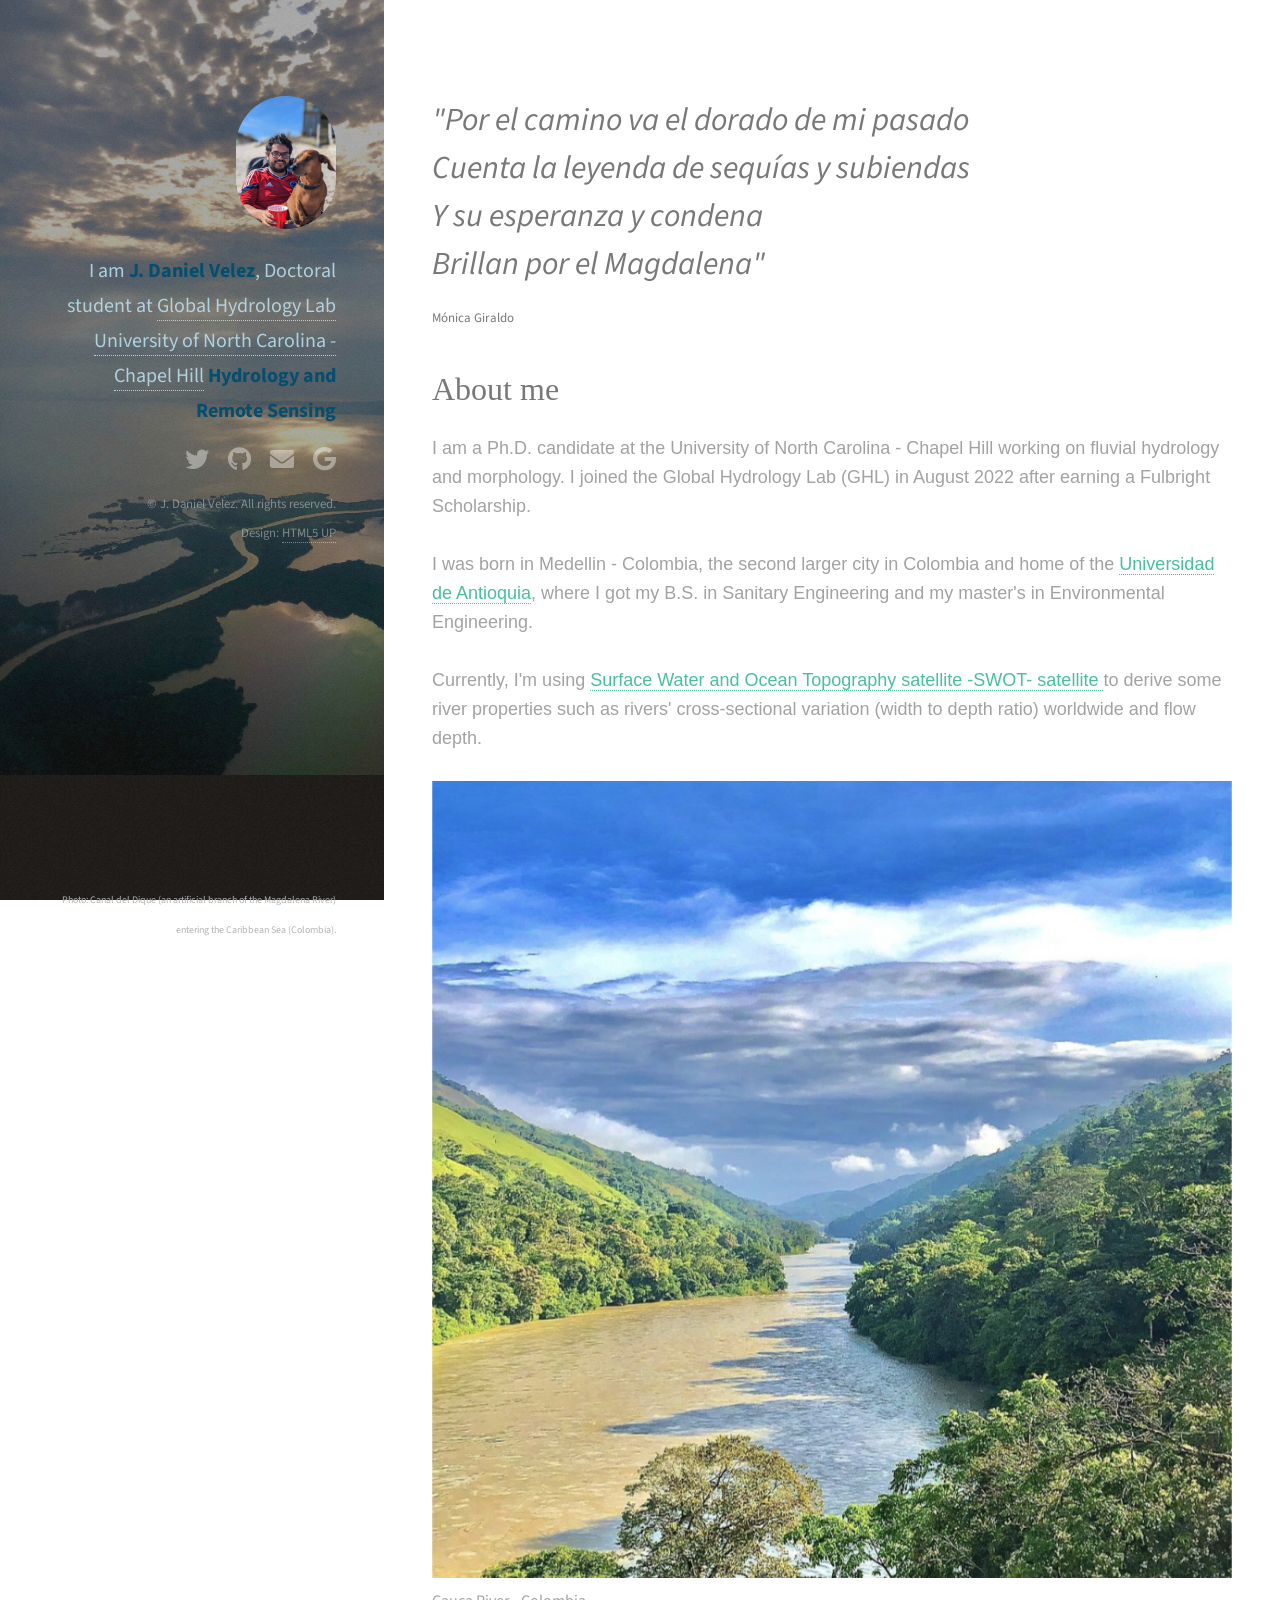
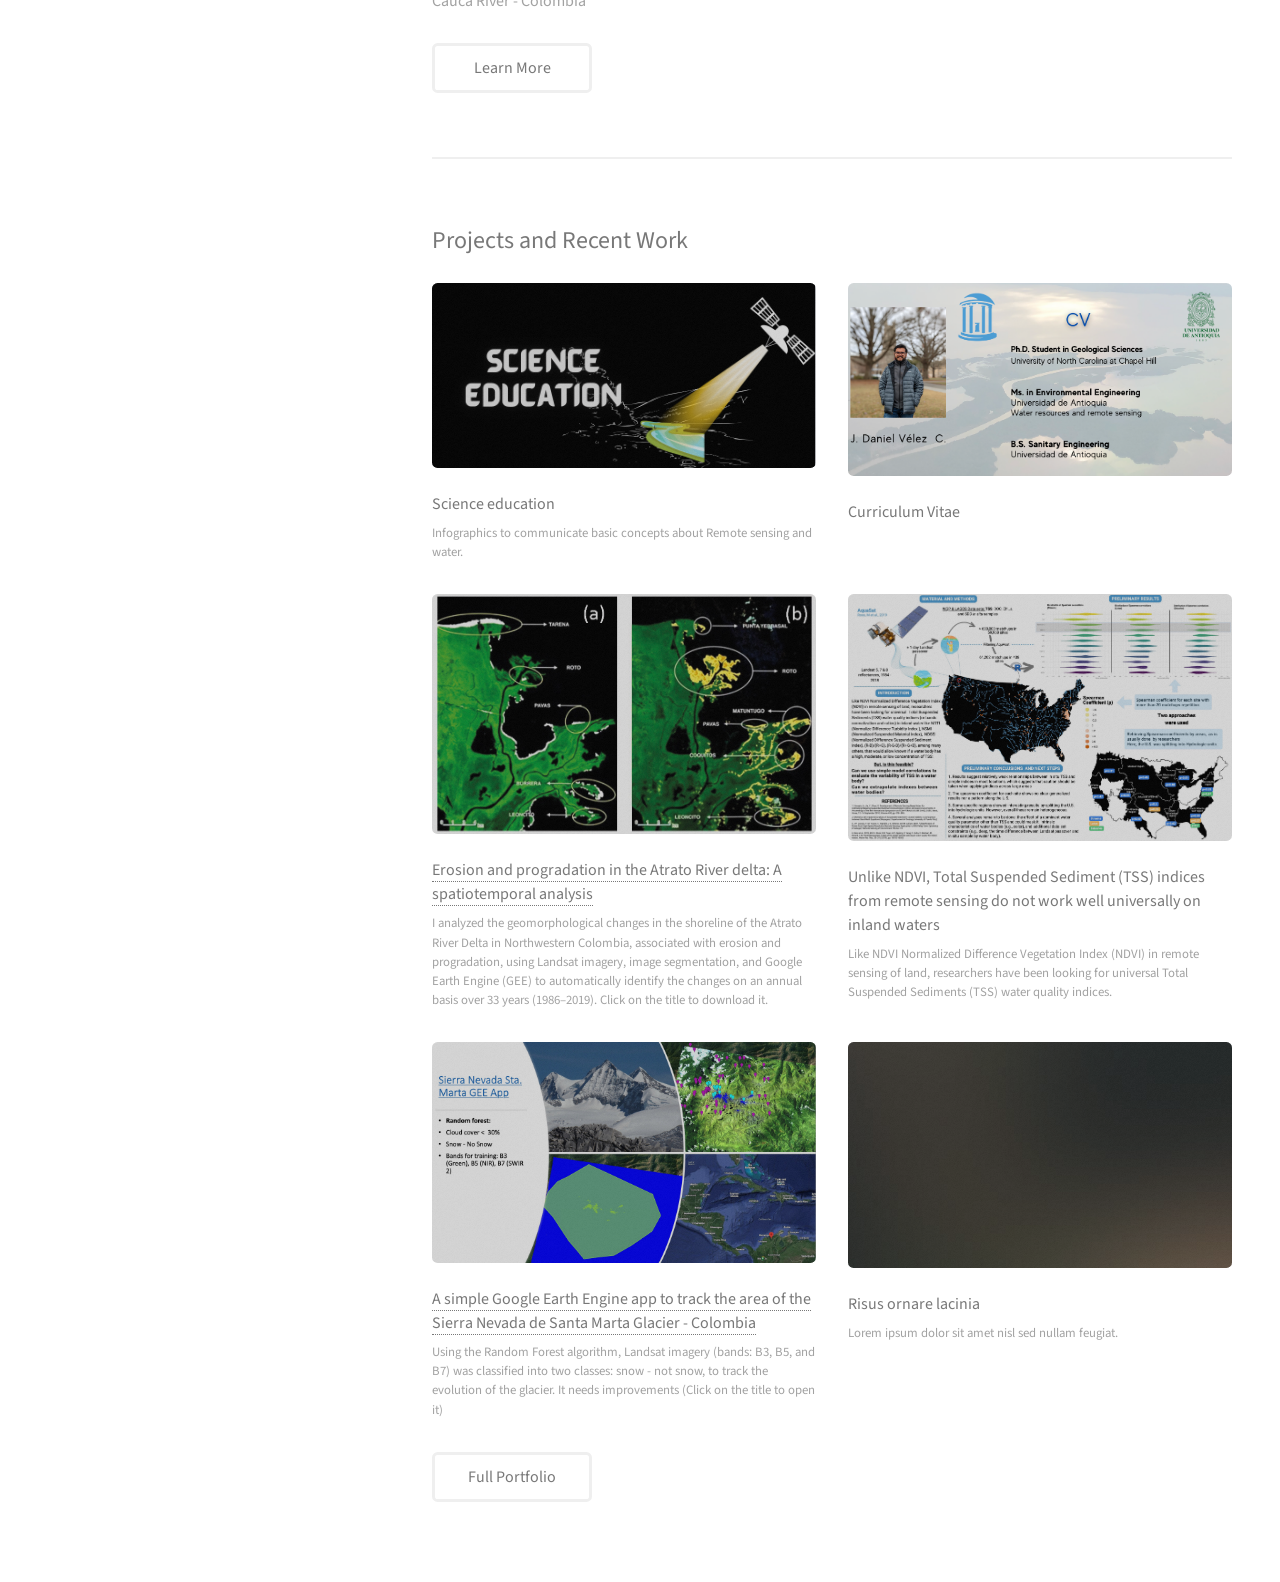
<file: index.html>
<!DOCTYPE HTML>
<!--
	Strata by HTML5 UP
	html5up.net | @ajlkn
	Free for personal and commercial use under the CCA 3.0 license (html5up.net/license)
-->
<html>
	<head>
		<title>J. Daniel Velez</title>
		<meta charset="utf-8" />
		<meta name="viewport" content="width=device-width, initial-scale=1, user-scalable=no" />
		<link rel="stylesheet" href="assets/css/main.css" />
	</head>
	<body class="is-preload">

		<!-- Header -->
			<header id="header">
				<div class="inner">
					<a href="#" class="image avatar"><img src="images/avat.jpg" alt="" /></a>
					<h1>I am <strong>J. Daniel Velez</strong>, Doctoral student at<br />
					 <a href="http://uncglobalhydrology.org/">Global Hydrology Lab</a><br />
					<a href="https://www.unc.edu/">University of North Carolina - Chapel Hill</a><br />
					<strong>Hydrology and Remote Sensing</strong></h1>
				</div>
			</header>

		<!-- Main -->
			<div id="main">

				<!-- One -->
					<section id="one">
						<header class="major">
							<h2>
								<i>
									"Por el camino va el dorado de mi pasado <br />
									Cuenta la leyenda de sequías y subiendas <br />
									Y su esperanza y condena <br />
									Brillan por el Magdalena"
								</i>
								<br />  <font size="2">Mónica Giraldo</font>
							</h2>
						</header>
						<p>
							<font face="Sans serif" size="6">
								<h3>
									About me
								</h3>
							</font>
							<font face="Helvetica" size="4">
								I am a Ph.D. candidate at the University of North Carolina - Chapel Hill working on fluvial hydrology and morphology. I joined the Global Hydrology Lab (GHL) in August 2022
								after earning a Fulbright Scholarship.<br />
								<br />
								I was born in Medellin - Colombia, the second larger city in Colombia and home
								of the <a href="http://www.udea.edu.co/">Universidad de Antioquia</a>, where I got my B.S. in Sanitary Engineering and my master's in
								Environmental Engineering.<br />
								<br />
								
								Currently, I'm using <a href="https://swot.jpl.nasa.gov/"> Surface Water
									and Ocean Topography satellite -SWOT- satellite  
								</a> to derive some river properties such as rivers' cross-sectional variation (width to depth ratio) worldwide and flow depth.
							</font>

							<br />
							<br />
							<figure>
								<img src="images/Cauca.jpg" class="w3-round" alt="Cauca" style="width:100%">
								<figcaption> Cauca River - Colombia</figcaption>
							</figure>

							<!--I
			<ul>
				<li><b>Water Quality and Remote Sensing:</b></li>
				I am trying to understand if empirical simple model correlations (like NDSSI and NSMI, among others)
				can be used to evaluate the amount of Total Suspended Sediments (TSS) in a water body and if it is
				possible to extrapolate between water bodies. Here I am using the AquaSat dataset
				<a href="https://agupubs.onlinelibrary.wiley.com/doi/full/10.1029/2019WR024883">(Ross. M et al., 2019)</a>
				to find the correlation between TSS's reflectances and in situ measurements.
				<br />
				The question is: "Do previously published simple algorithms for extracting water quality from satellite
				imagery work in a broad range of cases?".
				<br />

				<img src="images/Poster.jpg" class="w3-round" alt="TSS" style="width:100%">

				<li><b>Understanding how rivers work worldwide: Cross-sectional river hypsometry, new techniques:</b></li>
				Cross-sectional river hypsometry is the ratio of the bankfull surface width of the channel to the stage of the
				bankfull channel. Using data from the new NASA
				<a href="https://swot.jpl.nasa.gov/">
					Surface Water
					and Ocean Topography satellite -SWOT-
				</a> launched on December 2022, I want to know what are the
				cross-sectional hypsometry patterns around the world, both in rivers with a unique main channel and
				in braided rivers.
				<br />
				<br />
				This is important because: it is key to understanding the distribution of available energy within a channel;
				it is valuable for describing channel cross-section shape and predicting channel patterns (Having
				this information in reaches is useful for hydraulics modelers); it can be used to interpret shifts in
				channel stability following disturbances to channels or watersheds; the sinuosity of the rivers is
				related to the shape of the channels expressed as a cross-sectional river hypsometry; and cross-sectional
				river hypsometry determines bar formation and braiding index.
				<br />
				<br />

				<li>
					<b>
						Understanding how rivers work worldwide: How SWOT mission impact hydraulic models in
						large rivers?:
					</b>
				</li>
				Hydraulic modelers (in small companies, freelancers, and governmental agencies) face difficulty
				in getting the bathymetry of large rivers to know their hydrodynamics and their interactions with
				their surrounder. Our hypothesis is that SWOT data can help us improve those rivers' hydraulic models.


			</ul>

	</p>-->
							<br />
							<ul class="actions">
								<li><a href="#" class="button">Learn More</a></li>
							</ul>
</section>

				<!-- Two -->
				<section id="two">
					<h2>Projects and Recent Work</h2>
					<div class="row">

						<article class="col-6 col-12-xsmall work-item">
							<a href="images/fulls/WQ.gif" class="image fit thumb">
								<img src="images/thumbs/SE.jpg" alt="Water quality and remote sensing" />
							</a>
							<a href="images/fulls/SWE.gif" class="image fit thumb"></a>
							<a href="images/fulls/Precip.gif" class="image fit thumb"></a>
							<a href="images/fulls/ASO.gif" class="image fit thumb"></a>
							<h3>Science education</h3>
							<p>Infographics to communicate basic concepts about Remote sensing and water.</p>
						</article>

						<article class="col-6 col-12-xsmall work-item">
							<a href="images/fulls/CV_Jose_D.pdf" download="CV"><img src="images/thumbs/me4.jpg" alt="" class="image fit thumb" /></a>
							<h3>Curriculum Vitae</h3>
						</article>

						<article class="col-6 col-12-xsmall work-item">
							<a href="images/fulls/Atrato.jpg" class="image fit thumb"><img src="images/thumbs/Atr.jpg" alt="" /></a>
							<h3><a href="https://revistas.udea.edu.co/index.php/ingenieria/article/view/340933/20802774">Erosion and progradation in the Atrato River delta: A spatiotemporal analysis</a></h3>
							<p>I analyzed the geomorphological changes in the shoreline of the Atrato River Delta in Northwestern
							Colombia, associated with erosion and progradation, using Landsat imagery, image segmentation, and
							Google Earth Engine (GEE) to automatically identify the changes on an annual basis over 33 years
							(1986–2019). Click on the title to download it.</p>
						</article>

						<article class="col-6 col-12-xsmall work-item">
							<a href="images/fulls/Perkin.jpg" class="image fit thumb"><img src="images/thumbs/Poster.jpg" alt="" /></a>
							<h3>Unlike NDVI, Total Suspended Sediment (TSS) indices from remote sensing do not work well universally
							on inland waters</h3>
							<p>Like NDVI Normalized Difference Vegetation Index (NDVI) in remote sensing of land, researchers
							have been looking for universal Total Suspended Sediments (TSS) water quality indices.</p>
						</article>

						<article class="col-6 col-12-xsmall work-item">
							<a href="images/fulls/Sierra.jpg" class="image fit thumb"><img src="images/thumbs/Sierra.jpg" alt="" /></a>
							<h3><a href="https://ejdvc757.users.earthengine.app/view/sierra-nevada-de-santa-marta-glacier">A simple Google Earth Engine app to track the area of the Sierra Nevada de Santa Marta Glacier - Colombia</a></h3>
							<p>Using the Random Forest algorithm, Landsat imagery (bands: B3, B5, and B7) was classified into two
							classes: snow - not snow, to track the evolution of the glacier. It needs improvements
							(Click on the title to open it)</p>
						</article>

						<article class="col-6 col-12-xsmall work-item">
							<a href="images/fulls/06.jpg" class="image fit thumb"><img src="images/thumbs/06.jpg" alt="" /></a>
							<h3>Risus ornare lacinia</h3>
							<p>Lorem ipsum dolor sit amet nisl sed nullam feugiat.</p>
						</article>

					</div>
					<ul class="actions">
						<li><a href="#" class="button">Full Portfolio</a></li>
					</ul>
				</section>
				<!-- Three -->
					<!--<section id="three">
						<h2>Get In Touch</h2>
						<p>Accumsan pellentesque commodo blandit enim arcu non at amet id arcu magna. Accumsan orci faucibus id eu lorem semper nunc nisi lorem vulputate lorem neque lorem ipsum dolor.</p>
						<div class="row">
							<div class="col-8 col-12-small">
								<form method="post" action="#">
									<div class="row gtr-uniform gtr-50">
										<div class="col-6 col-12-xsmall"><input type="text" name="name" id="name" placeholder="Name" /></div>
										<div class="col-6 col-12-xsmall"><input type="email" name="email" id="email" placeholder="Email" /></div>
										<div class="col-12"><textarea name="message" id="message" placeholder="Message" rows="4"></textarea></div>
									</div>
								</form>
								<ul class="actions">
									<li><input type="submit" value="Send Message" /></li>
								</ul>
							</div>
							<div class="col-4 col-12-small">
								<ul class="labeled-icons">
									<li>
										<h3 class="icon solid fa-home"><span class="label">Address</span></h3>
										1234 Somewhere Rd.<br />
										Nashville, TN 00000<br />
										United States
									</li>
									<li>
										<h3 class="icon solid fa-mobile-alt"><span class="label">Phone</span></h3>
										000-000-0000
									</li>
									<li>
										<h3 class="icon solid fa-envelope"><span class="label">Email</span></h3>
										<a href="#">hello@untitled.tld</a>
									</li>
								</ul>
							</div>
						</div>
					</section>-->

				<!-- Four -->
				<!--
					<section id="four">
						<h2>Elements</h2>

						<section>
							<h4>Text</h4>
							<p>This is <b>bold</b> and this is <strong>strong</strong>. This is <i>italic</i> and this is <em>emphasized</em>.
							This is <sup>superscript</sup> text and this is <sub>subscript</sub> text.
							This is <u>underlined</u> and this is code: <code>for (;;) { ... }</code>. Finally, <a href="#">this is a link</a>.</p>
							<hr />
							<header>
								<h4>Heading with a Subtitle</h4>
								<p>Lorem ipsum dolor sit amet nullam id egestas urna aliquam</p>
							</header>
							<p>Nunc lacinia ante nunc ac lobortis. Interdum adipiscing gravida odio porttitor sem non mi integer non faucibus ornare mi ut ante amet placerat aliquet. Volutpat eu sed ante lacinia sapien lorem accumsan varius montes viverra nibh in adipiscing blandit tempus accumsan.</p>
							<header>
								<h5>Heading with a Subtitle</h5>
								<p>Lorem ipsum dolor sit amet nullam id egestas urna aliquam</p>
							</header>
							<p>Nunc lacinia ante nunc ac lobortis. Interdum adipiscing gravida odio porttitor sem non mi integer non faucibus ornare mi ut ante amet placerat aliquet. Volutpat eu sed ante lacinia sapien lorem accumsan varius montes viverra nibh in adipiscing blandit tempus accumsan.</p>
							<hr />
							<h2>Heading Level 2</h2>
							<h3>Heading Level 3</h3>
							<h4>Heading Level 4</h4>
							<h5>Heading Level 5</h5>
							<h6>Heading Level 6</h6>
							<hr />
							<h5>Blockquote</h5>
							<blockquote>Fringilla nisl. Donec accumsan interdum nisi, quis tincidunt felis sagittis eget tempus euismod. Vestibulum ante ipsum primis in faucibus vestibulum. Blandit adipiscing eu felis iaculis volutpat ac adipiscing accumsan faucibus. Vestibulum ante ipsum primis in faucibus lorem ipsum dolor sit amet nullam adipiscing eu felis.</blockquote>
							<h5>Preformatted</h5>
							<pre><code>i = 0;

while (!deck.isInOrder()) {
print 'Iteration ' + i;
deck.shuffle();
i++;
}

print 'It took ' + i + ' iterations to sort the deck.';</code></pre>
						</section>

						<section>
							<h4>Lists</h4>
							<div class="row">
								<div class="col-6 col-12-xsmall">
									<h5>Unordered</h5>
									<ul>
										<li>Dolor pulvinar etiam magna etiam.</li>
										<li>Sagittis adipiscing lorem eleifend.</li>
										<li>Felis enim feugiat dolore viverra.</li>
									</ul>
									<h5>Alternate</h5>
									<ul class="alt">
										<li>Dolor pulvinar etiam magna etiam.</li>
										<li>Sagittis adipiscing lorem eleifend.</li>
										<li>Felis enim feugiat dolore viverra.</li>
									</ul>
								</div>
								<div class="col-6 col-12-xsmall">
									<h5>Ordered</h5>
									<ol>
										<li>Dolor pulvinar etiam magna etiam.</li>
										<li>Etiam vel felis at lorem sed viverra.</li>
										<li>Felis enim feugiat dolore viverra.</li>
										<li>Dolor pulvinar etiam magna etiam.</li>
										<li>Etiam vel felis at lorem sed viverra.</li>
										<li>Felis enim feugiat dolore viverra.</li>
									</ol>
									<h5>Icons</h5>
									<ul class="icons">
										<li><a href="#" class="icon brands fa-twitter"><span class="label">Twitter</span></a></li>
										<li><a href="#" class="icon brands fa-facebook-f"><span class="label">Facebook</span></a></li>
										<li><a href="#" class="icon brands fa-instagram"><span class="label">Instagram</span></a></li>
										<li><a href="#" class="icon brands fa-github"><span class="label">Github</span></a></li>
										<li><a href="#" class="icon brands fa-dribbble"><span class="label">Dribbble</span></a></li>
										<li><a href="#" class="icon brands fa-tumblr"><span class="label">Tumblr</span></a></li>
									</ul>
								</div>
							</div>
							<h5>Actions</h5>
							<ul class="actions">
								<li><a href="#" class="button primary">Default</a></li>
								<li><a href="#" class="button">Default</a></li>
							</ul>
							<ul class="actions small">
								<li><a href="#" class="button primary small">Small</a></li>
								<li><a href="#" class="button small">Small</a></li>
							</ul>
							<div class="row">
								<div class="col-6 col-12-small">
									<ul class="actions stacked">
										<li><a href="#" class="button primary">Default</a></li>
										<li><a href="#" class="button">Default</a></li>
									</ul>
								</div>
								<div class="col-6 col-12-small">
									<ul class="actions stacked">
										<li><a href="#" class="button primary small">Small</a></li>
										<li><a href="#" class="button small">Small</a></li>
									</ul>
								</div>
								<div class="col-6 col-12-small">
									<ul class="actions stacked">
										<li><a href="#" class="button primary fit">Default</a></li>
										<li><a href="#" class="button fit">Default</a></li>
									</ul>
								</div>
								<div class="col-6 col-12-small">
									<ul class="actions stacked">
										<li><a href="#" class="button primary small fit">Small</a></li>
										<li><a href="#" class="button small fit">Small</a></li>
									</ul>
								</div>
							</div>
						</section>

						<section>
							<h4>Table</h4>
							<h5>Default</h5>
							<div class="table-wrapper">
								<table>
									<thead>
										<tr>
											<th>Name</th>
											<th>Description</th>
											<th>Price</th>
										</tr>
									</thead>
									<tbody>
										<tr>
											<td>Item One</td>
											<td>Ante turpis integer aliquet porttitor.</td>
											<td>29.99</td>
										</tr>
										<tr>
											<td>Item Two</td>
											<td>Vis ac commodo adipiscing arcu aliquet.</td>
											<td>19.99</td>
										</tr>
										<tr>
											<td>Item Three</td>
											<td> Morbi faucibus arcu accumsan lorem.</td>
											<td>29.99</td>
										</tr>
										<tr>
											<td>Item Four</td>
											<td>Vitae integer tempus condimentum.</td>
											<td>19.99</td>
										</tr>
										<tr>
											<td>Item Five</td>
											<td>Ante turpis integer aliquet porttitor.</td>
											<td>29.99</td>
										</tr>
									</tbody>
									<tfoot>
										<tr>
											<td colspan="2"></td>
											<td>100.00</td>
										</tr>
									</tfoot>
								</table>
							</div>

							<h5>Alternate</h5>
							<div class="table-wrapper">
								<table class="alt">
									<thead>
										<tr>
											<th>Name</th>
											<th>Description</th>
											<th>Price</th>
										</tr>
									</thead>
									<tbody>
										<tr>
											<td>Item One</td>
											<td>Ante turpis integer aliquet porttitor.</td>
											<td>29.99</td>
										</tr>
										<tr>
											<td>Item Two</td>
											<td>Vis ac commodo adipiscing arcu aliquet.</td>
											<td>19.99</td>
										</tr>
										<tr>
											<td>Item Three</td>
											<td> Morbi faucibus arcu accumsan lorem.</td>
											<td>29.99</td>
										</tr>
										<tr>
											<td>Item Four</td>
											<td>Vitae integer tempus condimentum.</td>
											<td>19.99</td>
										</tr>
										<tr>
											<td>Item Five</td>
											<td>Ante turpis integer aliquet porttitor.</td>
											<td>29.99</td>
										</tr>
									</tbody>
									<tfoot>
										<tr>
											<td colspan="2"></td>
											<td>100.00</td>
										</tr>
									</tfoot>
								</table>
							</div>
						</section>

						<section>
							<h4>Buttons</h4>
							<ul class="actions">
								<li><a href="#" class="button primary">Primary</a></li>
								<li><a href="#" class="button">Default</a></li>
							</ul>
							<ul class="actions">
								<li><a href="#" class="button large">Large</a></li>
								<li><a href="#" class="button">Default</a></li>
								<li><a href="#" class="button small">Small</a></li>
							</ul>
							<ul class="actions fit">
								<li><a href="#" class="button primary fit">Fit</a></li>
								<li><a href="#" class="button fit">Fit</a></li>
							</ul>
							<ul class="actions fit small">
								<li><a href="#" class="button primary fit small">Fit + Small</a></li>
								<li><a href="#" class="button fit small">Fit + Small</a></li>
							</ul>
							<ul class="actions">
								<li><a href="#" class="button primary icon solid fa-download">Icon</a></li>
								<li><a href="#" class="button icon solid fa-download">Icon</a></li>
							</ul>
							<ul class="actions">
								<li><span class="button primary disabled">Primary</span></li>
								<li><span class="button disabled">Default</span></li>
							</ul>
						</section>

						<section>
							<h4>Form</h4>
							<form method="post" action="#">
								<div class="row gtr-uniform gtr-50">
									<div class="col-6 col-12-xsmall">
										<input type="text" name="demo-name" id="demo-name" value="" placeholder="Name" />
									</div>
									<div class="col-6 col-12-xsmall">
										<input type="email" name="demo-email" id="demo-email" value="" placeholder="Email" />
									</div>
									<div class="col-12">
										<select name="demo-category" id="demo-category">
											<option value="">- Category -</option>
											<option value="1">Manufacturing</option>
											<option value="1">Shipping</option>
											<option value="1">Administration</option>
											<option value="1">Human Resources</option>
										</select>
									</div>
									<div class="col-4 col-12-small">
										<input type="radio" id="demo-priority-low" name="demo-priority" checked>
										<label for="demo-priority-low">Low Priority</label>
									</div>
									<div class="col-4 col-12-small">
										<input type="radio" id="demo-priority-normal" name="demo-priority">
										<label for="demo-priority-normal">Normal Priority</label>
									</div>
									<div class="col-4 col-12-small">
										<input type="radio" id="demo-priority-high" name="demo-priority">
										<label for="demo-priority-high">High Priority</label>
									</div>
									<div class="col-6 col-12-small">
										<input type="checkbox" id="demo-copy" name="demo-copy">
										<label for="demo-copy">Email me a copy of this message</label>
									</div>
									<div class="col-6 col-12-small">
										<input type="checkbox" id="demo-human" name="demo-human" checked>
										<label for="demo-human">I am a human and not a robot</label>
									</div>
									<div class="col-12">
										<textarea name="demo-message" id="demo-message" placeholder="Enter your message" rows="6"></textarea>
									</div>
									<div class="col-12">
										<ul class="actions">
											<li><input type="submit" value="Send Message" class="primary" /></li>
											<li><input type="reset" value="Reset" /></li>
										</ul>
									</div>
								</div>
							</form>
						</section>

						<section>
							<h4>Image</h4>
							<h5>Fit</h5>
							<div class="box alt">
								<div class="row gtr-50 gtr-uniform">
									<div class="col-12"><span class="image fit"><img src="images/fulls/05.jpg" alt="" /></span></div>
									<div class="col-4"><span class="image fit"><img src="images/thumbs/01.jpg" alt="" /></span></div>
									<div class="col-4"><span class="image fit"><img src="images/thumbs/02.jpg" alt="" /></span></div>
									<div class="col-4"><span class="image fit"><img src="images/thumbs/03.jpg" alt="" /></span></div>
									<div class="col-4"><span class="image fit"><img src="images/thumbs/04.jpg" alt="" /></span></div>
									<div class="col-4"><span class="image fit"><img src="images/thumbs/05.jpg" alt="" /></span></div>
									<div class="col-4"><span class="image fit"><img src="images/thumbs/06.jpg" alt="" /></span></div>
									<div class="col-4"><span class="image fit"><img src="images/thumbs/03.jpg" alt="" /></span></div>
									<div class="col-4"><span class="image fit"><img src="images/thumbs/02.jpg" alt="" /></span></div>
									<div class="col-4"><span class="image fit"><img src="images/thumbs/01.jpg" alt="" /></span></div>
								</div>
							</div>
							<h5>Left &amp; Right</h5>
							<p><span class="image left"><img src="images/avatar.jpg" alt="" /></span>Fringilla nisl. Donec accumsan interdum nisi, quis tincidunt felis sagittis eget. tempus euismod. Vestibulum ante ipsum primis in faucibus vestibulum. Blandit adipiscing eu felis iaculis volutpat ac adipiscing accumsan eu faucibus. Integer ac pellentesque praesent tincidunt felis sagittis eget. tempus euismod. Vestibulum ante ipsum primis in faucibus vestibulum. Blandit adipiscing eu felis iaculis volutpat ac adipiscing accumsan eu faucibus. Integer ac pellentesque praesent. Donec accumsan interdum nisi, quis tincidunt felis sagittis eget. tempus euismod. Vestibulum ante ipsum primis in faucibus vestibulum. Blandit adipiscing eu felis iaculis volutpat ac adipiscing accumsan eu faucibus. Integer ac pellentesque praesent tincidunt felis sagittis eget. tempus euismod. Vestibulum ante ipsum primis in faucibus vestibulum. Blandit adipiscing eu felis iaculis volutpat ac adipiscing accumsan eu faucibus. Integer ac pellentesque praesent.</p>
							<p><span class="image right"><img src="images/avatar.jpg" alt="" /></span>Fringilla nisl. Donec accumsan interdum nisi, quis tincidunt felis sagittis eget. tempus euismod. Vestibulum ante ipsum primis in faucibus vestibulum. Blandit adipiscing eu felis iaculis volutpat ac adipiscing accumsan eu faucibus. Integer ac pellentesque praesent tincidunt felis sagittis eget. tempus euismod. Vestibulum ante ipsum primis in faucibus vestibulum. Blandit adipiscing eu felis iaculis volutpat ac adipiscing accumsan eu faucibus. Integer ac pellentesque praesent. Donec accumsan interdum nisi, quis tincidunt felis sagittis eget. tempus euismod. Vestibulum ante ipsum primis in faucibus vestibulum. Blandit adipiscing eu felis iaculis volutpat ac adipiscing accumsan eu faucibus. Integer ac pellentesque praesent tincidunt felis sagittis eget. tempus euismod. Vestibulum ante ipsum primis in faucibus vestibulum. Blandit adipiscing eu felis iaculis volutpat ac adipiscing accumsan eu faucibus. Integer ac pellentesque praesent.</p>
						</section>

					</section>
				-->

			</div>

		<!-- Footer -->
			<footer id="footer">
				<div class="inner">
					<ul class="icons">
						<li><a href="https://twitter.com/_josele__" class="icon brands fa-twitter"><span class="label">Twitter</span></a></li>
						<li><a href="https://github.com/jdavecas" class="icon brands fa-github"><span class="label">Github</span></a></li>
						<li><a href="mailto:davelez@unc.edu" class="icon solid fa-envelope"><span class="label">Email</span></a></li>
						<li><a href="https://scholar.google.com/citations?user=nN2EhS0AAAAJ&hl=en" class="icon brands fa-google"><span class="label">Google</span></a></li>
					</ul>
					<ul class="copyright">
						<li>&copy; J. Daniel Velez. All rights reserved.</li>
						<li>Design: <a href="http://html5up.net">HTML5 UP</a></li>
					</ul>

				</div>
				<br />
				<br />
				<br />
				<br />
				<br />
				<br />
				<br />
				<br />
				<br />
				<br />
				<br />
				<br />
				<p>
					<font size="1.8">
						Photo: Canal del Dique (an artificial branch of the Magdalena River) entering the Caribbean Sea (Colombia).
				</p></font>
			</footer>

		<!-- Scripts -->
			<script src="assets/js/jquery.min.js"></script>
			<script src="assets/js/jquery.poptrox.min.js"></script>
			<script src="assets/js/browser.min.js"></script>
			<script src="assets/js/breakpoints.min.js"></script>
			<script src="assets/js/util.js"></script>
			<script src="assets/js/main.js"></script>

	</body>
</html>
</file>
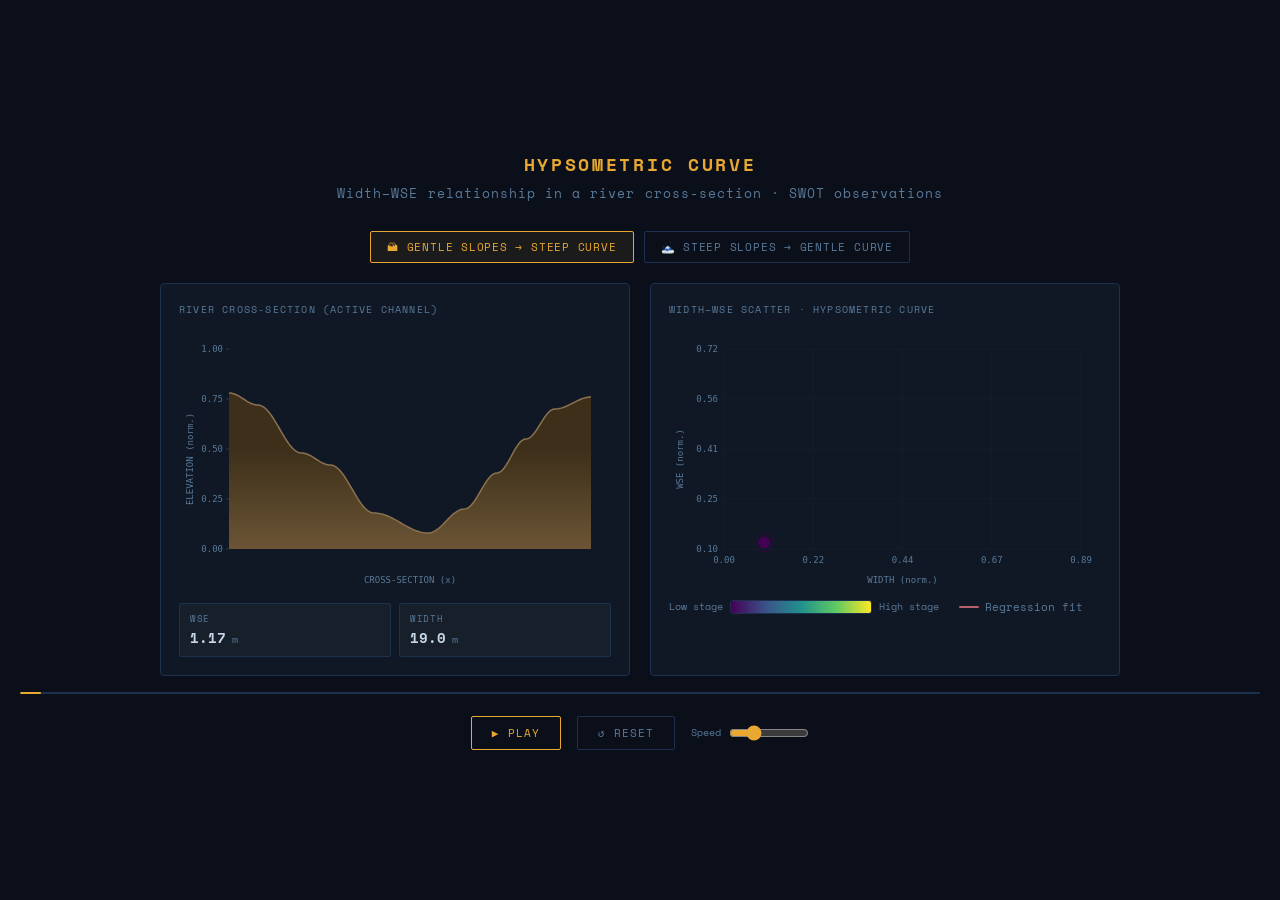
<file: hypsometric_animation.html>
<!DOCTYPE html>
<html lang="en">
<head>
<meta charset="UTF-8">
<meta name="viewport" content="width=device-width, initial-scale=1.0">
<title>Hypsometric Curve — River Cross-Section</title>
<style>
  @import url('https://fonts.googleapis.com/css2?family=Space+Mono:ital,wght@0,400;0,700;1,400&family=DM+Sans:wght@300;400;500&display=swap');

  :root {
    --bg: #0a0f1a;
    --panel: #0f1824;
    --border: #1e3050;
    --water-lo: #1a5c8a;
    --water-hi: #4db8e8;
    --bed: #5a4a32;
    --bank: #7a6548;
    --accent: #e8a832;
    --scatter-lo: #2a7fc4;
    --scatter-hi: #e8d44d;
    --text: #c8d8e8;
    --muted: #5a7a9a;
    --regression: #ff6b6b;
  }

  * { margin: 0; padding: 0; box-sizing: border-box; }

  body {
    background: var(--bg);
    font-family: 'DM Sans', sans-serif;
    color: var(--text);
    min-height: 100vh;
    display: flex;
    flex-direction: column;
    align-items: center;
    justify-content: center;
    padding: 20px;
  }

  h1 {
    font-family: 'Space Mono', monospace;
    font-size: clamp(14px, 2vw, 18px);
    letter-spacing: 0.15em;
    text-transform: uppercase;
    color: var(--accent);
    margin-bottom: 6px;
    text-align: center;
  }

  .subtitle {
    font-size: 13px;
    color: var(--muted);
    letter-spacing: 0.08em;
    margin-bottom: 28px;
    text-align: center;
    font-family: 'Space Mono', monospace;
  }

  .container {
    display: grid;
    grid-template-columns: 1fr 1fr;
    gap: 20px;
    width: 100%;
    max-width: 960px;
  }

  .panel {
    background: var(--panel);
    border: 1px solid var(--border);
    border-radius: 4px;
    padding: 18px;
    position: relative;
  }

  .panel-label {
    font-family: 'Space Mono', monospace;
    font-size: 10px;
    letter-spacing: 0.12em;
    text-transform: uppercase;
    color: var(--muted);
    margin-bottom: 12px;
  }

  canvas {
    display: block;
    width: 100%;
  }

  .controls {
    margin-top: 22px;
    display: flex;
    align-items: center;
    gap: 16px;
    justify-content: center;
    flex-wrap: wrap;
  }

  button {
    font-family: 'Space Mono', monospace;
    font-size: 11px;
    letter-spacing: 0.1em;
    text-transform: uppercase;
    background: transparent;
    border: 1px solid var(--accent);
    color: var(--accent);
    padding: 8px 20px;
    cursor: pointer;
    border-radius: 2px;
    transition: all 0.2s;
  }

  button:hover {
    background: var(--accent);
    color: var(--bg);
  }

  button.secondary {
    border-color: var(--border);
    color: var(--muted);
  }

  button.secondary:hover {
    border-color: var(--muted);
    color: var(--text);
    background: transparent;
  }

  .speed-control {
    display: flex;
    align-items: center;
    gap: 8px;
    font-family: 'Space Mono', monospace;
    font-size: 10px;
    color: var(--muted);
  }

  input[type=range] {
    width: 80px;
    accent-color: var(--accent);
  }

  .legend {
    display: flex;
    gap: 20px;
    margin-top: 10px;
    flex-wrap: wrap;
    align-items: center;
  }

  .colorbar-wrap {
    display: flex;
    align-items: center;
    gap: 7px;
  }

  .cb-label {
    font-family: 'Space Mono', monospace;
    font-size: 10px;
    color: var(--muted);
    white-space: nowrap;
  }

  #colorbarCanvas {
    border-radius: 3px;
    border: 1px solid var(--border);
    display: block;
  }

  .legend-item {
    display: flex;
    align-items: center;
    gap: 6px;
    font-size: 11px;
    color: var(--muted);
    font-family: 'Space Mono', monospace;
  }

  .legend-dot {
    width: 10px;
    height: 10px;
    border-radius: 50%;
  }

  .legend-line {
    width: 20px;
    height: 2px;
    border-radius: 1px;
  }

  .stats {
    margin-top: 14px;
    display: grid;
    grid-template-columns: 1fr 1fr;
    gap: 8px;
  }

  .stat {
    background: rgba(255,255,255,0.03);
    border: 1px solid var(--border);
    border-radius: 2px;
    padding: 8px 10px;
  }

  .stat-label {
    font-family: 'Space Mono', monospace;
    font-size: 9px;
    color: var(--muted);
    letter-spacing: 0.08em;
    text-transform: uppercase;
    margin-bottom: 2px;
  }

  .stat-value {
    font-family: 'Space Mono', monospace;
    font-size: 14px;
    color: var(--text);
    font-weight: 700;
  }

  .stat-value span {
    font-size: 10px;
    color: var(--muted);
    font-weight: 400;
  }

  .toggle-row {
    display: flex;
    gap: 10px;
    margin-bottom: 20px;
    flex-wrap: wrap;
    justify-content: center;
  }

  button.tog {
    font-family: 'Space Mono', monospace;
    font-size: 11px;
    letter-spacing: 0.07em;
    background: transparent;
    border: 1px solid var(--border);
    color: var(--muted);
    padding: 7px 16px;
    cursor: pointer;
    border-radius: 2px;
    transition: all 0.2s;
  }

  button.tog:hover {
    border-color: var(--accent);
    color: var(--accent);
  }

  button.tog.active {
    border-color: var(--accent);
    color: var(--accent);
    background: rgba(232, 168, 50, 0.08);
  }

  .progress-bar {
    width: 100%;
    height: 2px;
    background: var(--border);
    border-radius: 1px;
    margin-top: 16px;
    overflow: hidden;
  }

  .progress-fill {
    height: 100%;
    background: var(--accent);
    border-radius: 1px;
    transition: width 0.1s;
  }
</style>
</head>
<body>

<h1>Hypsometric Curve</h1>
<p class="subtitle">Width–WSE relationship in a river cross-section · SWOT observations</p>
<div class="toggle-row">
  <button id="gentleBtn" class="tog active">🏔 Gentle slopes → Steep curve</button>
  <button id="steepBtn"  class="tog">🗻 Steep slopes → Gentle curve</button>
</div>

<div class="container">
  <!-- LEFT: Cross-section -->
  <div class="panel">
    <div class="panel-label">River Cross-Section (Active Channel)</div>
    <canvas id="crossCanvas" height="260"></canvas>
    <div class="stats">
      <div class="stat">
        <div class="stat-label">WSE</div>
        <div class="stat-value" id="wseVal">—<span> m</span></div>
      </div>
      <div class="stat">
        <div class="stat-label">Width</div>
        <div class="stat-value" id="widthVal">—<span> m</span></div>
      </div>
    </div>
  </div>

  <!-- RIGHT: Scatter + regression -->
  <div class="panel">
    <div class="panel-label">Width–WSE Scatter · Hypsometric Curve</div>
    <canvas id="scatterCanvas" height="260"></canvas>
    <div class="legend">
      <div class="colorbar-wrap">
        <span class="cb-label">Low stage</span>
        <canvas id="colorbarCanvas" width="140" height="12"></canvas>
        <span class="cb-label">High stage</span>
      </div>
      <div class="legend-item">
        <div class="legend-line" style="background: rgba(204,102,119,0.9)"></div>
        Regression fit
      </div>
    </div>
  </div>
</div>

<div class="progress-bar"><div class="progress-fill" id="progressFill"></div></div>

<div class="controls">
  <button id="playBtn">▶ Play</button>
  <button class="secondary" id="resetBtn">↺ Reset</button>
  <div class="speed-control">
    Speed
    <input type="range" id="speedSlider" min="0.3" max="3" step="0.1" value="1">
  </div>
</div>

<script>
// ─── SETUP ───────────────────────────────────────────────────────────────────
const crossCanvas  = document.getElementById('crossCanvas');
const scatterCanvas = document.getElementById('scatterCanvas');
const cc = crossCanvas.getContext('2d');
const sc = scatterCanvas.getContext('2d');

function resize() {
  const cw = crossCanvas.parentElement.clientWidth - 36;
  crossCanvas.width  = cw; crossCanvas.height = 260;
  scatterCanvas.width = cw; scatterCanvas.height = 260;
}
resize();
window.addEventListener('resize', () => { resize(); drawAll(); });

// ─── CROSS-SECTION GEOMETRY ──────────────────────────────────────────────────
// Two modes:
//  'gentle' — wide shallow bowl (gentle bank slopes)
//             → large dW per dWSE → STEEP hypsometric curve slope
//  'steep'  — narrow V-canyon (steep bank slopes)
//             → small dW per dWSE → GENTLE hypsometric curve slope

let channelMode = 'gentle'; // default

// Smooth interpolation between keypoints using cosine easing
function interpProfile(keypoints, x) {
  for (let i = 0; i < keypoints.length - 1; i++) {
    const [x0, z0] = keypoints[i];
    const [x1, z1] = keypoints[i + 1];
    if (x >= x0 && x <= x1) {
      const t = (x - x0) / (x1 - x0);
      const tc = (1 - Math.cos(t * Math.PI)) / 2; // cosine ease
      return z0 + (z1 - z0) * tc;
    }
  }
  return keypoints[keypoints.length - 1][1];
}

function crossSectionElevation(x) {
  if (channelMode === 'gentle') {
    // Gentle-sloped channel: wide, shallow, asymmetric
    // Left bank: gradual slope with a mid-bank bench
    // Thalweg offset to the right (~0.55)
    // Right bank: slightly steeper but still gentle, small step near top
    // → large dW/dWSE → STEEP hypsometric slope
    const kp = [
      [0.00, 0.78],  // left floodplain
      [0.08, 0.72],  // left bank top starts descending
      [0.20, 0.48],  // left mid-bank bench (slight flattening)
      [0.28, 0.42],  // bench ends, continues down
      [0.40, 0.18],  // approaching thalweg
      [0.55, 0.08],  // thalweg (deepest, offset right)
      [0.65, 0.20],  // right inner bank
      [0.74, 0.38],  // right mid-bank, slight convexity
      [0.82, 0.55],  // right upper bank steepens a bit
      [0.90, 0.70],  // right bank top
      [1.00, 0.76],  // right floodplain
    ];
    return interpProfile(kp, x);
  } else {
    // Steep-walled channel: narrow, deep, asymmetric V with a small point bar
    // Left wall: near-vertical with tiny point bar at base
    // Right wall: steep but with a narrow bench ~halfway up
    // → small dW/dWSE → GENTLE hypsometric slope
    const kp = [
      [0.00, 0.80],  // left floodplain high
      [0.10, 0.78],  // floodplain continues
      [0.25, 0.75],  // left bank top, steep drop begins
      [0.32, 0.52],  // steep left wall
      [0.38, 0.20],  // left base, small point bar bump
      [0.42, 0.15],  // point bar crest (slight rise)
      [0.46, 0.09],  // thalweg left side
      [0.50, 0.07],  // thalweg deepest
      [0.54, 0.10],  // thalweg right side
      [0.60, 0.30],  // steep right inner wall
      [0.65, 0.44],  // narrow bench on right
      [0.68, 0.42],  // bench continues (near-flat)
      [0.72, 0.56],  // bench ends, steep again
      [0.78, 0.73],  // right bank top
      [0.88, 0.77],  // right floodplain
      [1.00, 0.79],  // right edge
    ];
    return interpProfile(kp, x);
  }
}

function buildProfile() {
  profile.length = 0;
  for (let i = 0; i <= N_PROFILE; i++) {
    const x = i / N_PROFILE;
    let z = crossSectionElevation(x);
    z = Math.min(z, 0.80);
    profile.push({ x, z });
  }
}

// Generate bank profile points
const N_PROFILE = 200;
const profile = [];
buildProfile();

// WSE range (normalized)
const WSE_MIN = 0.12;
const WSE_MAX = 0.70;

function getWidthAtWSE(wse) {
  let left = -1, right = -1;
  for (let i = 0; i < profile.length; i++) {
    if (profile[i].z <= wse) {
      if (left < 0) left = i;
      right = i;
    }
  }
  if (left < 0) return 0;
  return (profile[right].x - profile[left].x);
}

function buildPoints() {
  allPoints.length = 0;
  for (let i = 0; i < N_STAGES; i++) {
    const t = i / (N_STAGES - 1);
    const wse = WSE_MIN + t * (WSE_MAX - WSE_MIN);
    // Width comes DIRECTLY from cross-section geometry — this is the true signal
    const trueWidth = getWidthAtWSE(wse);
    // Small SWOT-realistic noise: ~1-2% of channel width for WSE, ~2% for width
    const noise_w = (Math.random() - 0.5) * 0.018 * trueWidth;
    const noise_z = (Math.random() - 0.5) * 0.006;
    allPoints.push({ wse: wse + noise_z, width: Math.max(0.005, trueWidth + noise_w), t });
  }
}

// Pre-compute all (wse, width) pairs for regression
const N_STAGES = 60;
const allPoints = [];
buildPoints();

// ─── ANIMATION STATE ─────────────────────────────────────────────────────────
let currentPoint = 0;
let animating = false;
let animId = null;
let lastTime = null;
let speed = 1.0;
let accumTime = 0;
const POINT_INTERVAL = 320; // ms per point at speed=1

const playBtn = document.getElementById('playBtn');
const resetBtn = document.getElementById('resetBtn');
const speedSlider = document.getElementById('speedSlider');

// ─── DRAWING HELPERS ─────────────────────────────────────────────────────────
function lerp(a, b, t) { return a + (b - a) * t; }

// Colorblind-safe palette: viridis-inspired stops
// deep blue → teal → green → yellow  (safe for deuteranopia/protanopia)
const CMAP = [
  [68,  1,  84],   // 0.0  deep purple-blue
  [59,  82, 139],  // 0.2  blue
  [33, 145, 140],  // 0.4  teal
  [94, 201,  98],  // 0.6  green
  [253, 231,  37], // 1.0  yellow
];
function colorFromT(t) {
  t = Math.max(0, Math.min(1, t));
  const n = CMAP.length - 1;
  const idx = t * n;
  const lo = Math.floor(idx), hi = Math.min(lo + 1, n);
  const f = idx - lo;
  const c0 = CMAP[lo], c1 = CMAP[hi];
  const r = Math.round(c0[0] + (c1[0]-c0[0]) * f);
  const g = Math.round(c0[1] + (c1[1]-c0[1]) * f);
  const b = Math.round(c0[2] + (c1[2]-c0[2]) * f);
  return `rgb(${r},${g},${b})`;
}

// ─── DRAW CROSS-SECTION ──────────────────────────────────────────────────────
function drawCross(wse, t_current) {
  const W = crossCanvas.width, H = crossCanvas.height;
  cc.clearRect(0, 0, W, H);

  const PAD_L = 50, PAD_R = 20, PAD_T = 20, PAD_B = 40;
  const plotW = W - PAD_L - PAD_R;
  const plotH = H - PAD_T - PAD_B;

  // Map normalized coords to canvas
  function cx(x) { return PAD_L + x * plotW; }
  function cy(z) { return PAD_T + (1 - z) * plotH; }

  // ── bed / bank fill ──
  cc.beginPath();
  cc.moveTo(cx(0), cy(0));
  profile.forEach(p => cc.lineTo(cx(p.x), cy(p.z)));
  cc.lineTo(cx(1), cy(0));
  cc.closePath();
  const bedGrad = cc.createLinearGradient(0, cy(0.5), 0, cy(0));
  bedGrad.addColorStop(0, '#3d2f1a');
  bedGrad.addColorStop(1, '#6b5535');
  cc.fillStyle = bedGrad;
  cc.fill();

  // ── bank outline ──
  cc.beginPath();
  profile.forEach((p, i) => i === 0 ? cc.moveTo(cx(p.x), cy(p.z)) : cc.lineTo(cx(p.x), cy(p.z)));
  cc.strokeStyle = '#8a7250';
  cc.lineWidth = 1.5;
  cc.stroke();

  // ── water fill (clip to cross-section) ──
  if (wse > WSE_MIN) {
    cc.save();
    // Clip path: below WSE and above bed
    cc.beginPath();
    cc.moveTo(cx(0), cy(wse));
    for (let i = 0; i <= N_PROFILE; i++) {
      const p = profile[i];
      if (p.z <= wse) {
        cc.lineTo(cx(p.x), cy(p.z));
      } else {
        cc.lineTo(cx(p.x), cy(wse));
      }
    }
    cc.lineTo(cx(1), cy(wse));
    cc.closePath();

    const waterGrad = cc.createLinearGradient(0, cy(wse), 0, cy(WSE_MIN));
    const alpha = 0.75;
    waterGrad.addColorStop(0, `rgba(77, 184, 232, ${alpha})`);
    waterGrad.addColorStop(1, `rgba(15, 80, 140, ${alpha})`);
    cc.fillStyle = waterGrad;
    cc.fill();

    // Water surface shimmer
    cc.beginPath();
    let firstWater = true;
    for (let i = 0; i <= N_PROFILE; i++) {
      const p = profile[i];
      if (p.z <= wse) {
        if (firstWater) { cc.moveTo(cx(p.x), cy(wse)); firstWater = false; }
        else cc.lineTo(cx(p.x), cy(wse));
      }
    }
    cc.strokeStyle = `rgba(180, 230, 255, 0.6)`;
    cc.lineWidth = 1.5;
    cc.stroke();
    cc.restore();
  }

  // ── WSE label ──
  if (wse > WSE_MIN) {
    const wsePx = cy(wse);
    cc.setLineDash([4, 4]);
    cc.beginPath();
    cc.moveTo(PAD_L, wsePx);
    cc.lineTo(PAD_L + 30, wsePx);
    cc.strokeStyle = 'rgba(232, 168, 50, 0.7)';
    cc.lineWidth = 1;
    cc.stroke();
    cc.setLineDash([]);
    cc.fillStyle = 'rgba(232, 168, 50, 0.9)';
    cc.font = '10px Space Mono, monospace';
    cc.fillText('WSE', PAD_L - 34, wsePx + 4);

    // Width bracket
    let left_x = -1, right_x = -1;
    for (let i = 0; i <= N_PROFILE; i++) {
      if (profile[i].z <= wse) {
        if (left_x < 0) left_x = profile[i].x;
        right_x = profile[i].x;
      }
    }
    if (left_x >= 0) {
      const bracketY = wsePx - 10;
      cc.strokeStyle = 'rgba(200, 220, 255, 0.5)';
      cc.lineWidth = 1;
      cc.setLineDash([2, 3]);
      cc.beginPath();
      cc.moveTo(cx(left_x), bracketY + 8);
      cc.lineTo(cx(left_x), bracketY);
      cc.lineTo(cx(right_x), bracketY);
      cc.lineTo(cx(right_x), bracketY + 8);
      cc.stroke();
      cc.setLineDash([]);

      cc.fillStyle = 'rgba(200, 220, 255, 0.7)';
      cc.font = '10px Space Mono, monospace';
      cc.textAlign = 'center';
      cc.fillText('W', cx((left_x + right_x) / 2), bracketY - 3);
      cc.textAlign = 'left';
    }
  }

  // ── Y axis (elevation) ──
  cc.fillStyle = getComputedStyle(document.documentElement).getPropertyValue('--muted') || '#5a7a9a';
  cc.font = '9px Space Mono, monospace';
  cc.fillStyle = '#5a7a9a';
  cc.textAlign = 'right';
  for (let z = 0; z <= 1; z += 0.25) {
    const yp = cy(z);
    cc.fillText(z.toFixed(2), PAD_L - 6, yp + 3);
    cc.beginPath();
    cc.moveTo(PAD_L - 3, yp);
    cc.lineTo(PAD_L, yp);
    cc.strokeStyle = '#2a3a4a';
    cc.lineWidth = 1;
    cc.stroke();
  }
  cc.save();
  cc.translate(14, H / 2);
  cc.rotate(-Math.PI / 2);
  cc.fillStyle = '#5a7a9a';
  cc.font = '9px Space Mono, monospace';
  cc.textAlign = 'center';
  cc.fillText('ELEVATION (norm.)', 0, 0);
  cc.restore();

  // X label
  cc.fillStyle = '#5a7a9a';
  cc.font = '9px Space Mono, monospace';
  cc.textAlign = 'center';
  cc.fillText('CROSS-SECTION (x)', PAD_L + plotW / 2, H - 6);
}

// ─── DRAW SCATTER ─────────────────────────────────────────────────────────────
function drawScatter(nPoints) {
  const W = scatterCanvas.width, H = scatterCanvas.height;
  sc.clearRect(0, 0, W, H);

  const PAD_L = 55, PAD_R = 20, PAD_T = 20, PAD_B = 40;
  const plotW = W - PAD_L - PAD_R;
  const plotH = H - PAD_T - PAD_B;

  // Axis extents derived from full dataset so axes stay fixed during animation
  const allW  = allPoints.map(p => p.width);
  const allZ  = allPoints.map(p => p.wse);
  const w_lo  = 0;
  const w_hi  = Math.max(...allW) * 1.12;
  const wse_lo = Math.min(...allZ) - 0.02;
  const wse_hi = Math.max(...allZ) + 0.02;

  // X = Width,  Y = WSE  (conventional hypsometric orientation)
  function sx(w)   { return PAD_L + (w   - w_lo)   / (w_hi   - w_lo)   * plotW; }
  function sy(wse) { return PAD_T + plotH - (wse - wse_lo) / (wse_hi - wse_lo) * plotH; }

  // ── Grid ──
  sc.strokeStyle = '#141e2a';
  sc.lineWidth = 1;
  for (let i = 0; i <= 4; i++) {
    const x = PAD_L + i * plotW / 4;
    sc.beginPath(); sc.moveTo(x, PAD_T); sc.lineTo(x, PAD_T + plotH); sc.stroke();
    const y = PAD_T + i * plotH / 4;
    sc.beginPath(); sc.moveTo(PAD_L, y); sc.lineTo(PAD_L + plotW, y); sc.stroke();
  }

  // ── Axis ticks ──
  sc.fillStyle = '#5a7a9a';
  sc.font = '9px Space Mono, monospace';
  // X axis: width
  sc.textAlign = 'center';
  for (let i = 0; i <= 4; i++) {
    const w = w_lo + i * (w_hi - w_lo) / 4;
    sc.fillText(w.toFixed(2), sx(w), PAD_T + plotH + 14);
  }
  // Y axis: WSE
  sc.textAlign = 'right';
  for (let i = 0; i <= 4; i++) {
    const z = wse_lo + i * (wse_hi - wse_lo) / 4;
    sc.fillText(z.toFixed(2), PAD_L - 6, sy(z) + 3);
  }

  // Axis labels
  sc.textAlign = 'center';
  sc.fillStyle = '#5a7a9a';
  sc.font = '9px Space Mono, monospace';
  sc.fillText('WIDTH (norm.)', PAD_L + plotW / 2, H - 6);
  sc.save();
  sc.translate(14, H / 2);
  sc.rotate(-Math.PI / 2);
  sc.fillText('WSE (norm.)', 0, 0);
  sc.restore();

  // ── Regression line: WSE = f(Width), i.e. regress wse on width ──
  if (nPoints >= 4) {
    const pts = allPoints.slice(0, nPoints);
    // regress wse (y) on width (x)
    const n = pts.length;
    let sx_ = 0, sy_ = 0, sxy_ = 0, sxx_ = 0;
    pts.forEach(p => { sx_ += p.width; sy_ += p.wse; sxy_ += p.width * p.wse; sxx_ += p.width * p.width; });
    const slope = (n * sxy_ - sx_ * sy_) / (n * sxx_ - sx_ * sx_);
    const intercept = (sy_ - slope * sx_) / n;

    const x0 = w_lo, x1 = w_hi;
    const y0 = slope * x0 + intercept;
    const y1 = slope * x1 + intercept;

    sc.beginPath();
    sc.moveTo(sx(x0), sy(y0));
    sc.lineTo(sx(x1), sy(y1));
    sc.strokeStyle = 'rgba(204, 102, 119, 0.9)'; // rose — visible in all CVD types
    sc.lineWidth = 2;
    sc.setLineDash([6, 3]);
    sc.stroke();
    sc.setLineDash([]);

    // R²
    const wse_bar = pts.reduce((s, p) => s + p.wse, 0) / n;
    const ss_res = pts.reduce((s, p) => s + Math.pow(p.wse - (slope * p.width + intercept), 2), 0);
    const ss_tot = pts.reduce((s, p) => s + Math.pow(p.wse - wse_bar, 2), 0);
    const r2 = ss_tot > 0 ? 1 - ss_res / ss_tot : 0;

    sc.fillStyle = 'rgba(204, 102, 119, 0.9)';
    sc.font = '10px Space Mono, monospace';
    sc.textAlign = 'right';
    sc.fillText(`r² = ${r2.toFixed(3)}`, PAD_L + plotW - 4, PAD_T + 14);
  }

  // ── Points ──
  for (let i = 0; i < nPoints; i++) {
    const p = allPoints[i];
    const px = sx(p.width);
    const py = sy(p.wse);
    const col = colorFromT(p.t);
    const isLast = (i === nPoints - 1);

    sc.beginPath();
    sc.arc(px, py, isLast ? 6 : 4, 0, Math.PI * 2);
    sc.fillStyle = col;
    sc.globalAlpha = isLast ? 1.0 : 0.80;
    sc.fill();

    if (isLast) {
      sc.beginPath();
      sc.arc(px, py, 9, 0, Math.PI * 2);
      sc.strokeStyle = col;
      sc.lineWidth = 1.5;
      sc.globalAlpha = 0.45;
      sc.stroke();
    }
    sc.globalAlpha = 1.0;
  }
}

// ─── MAIN DRAW ────────────────────────────────────────────────────────────────
function drawAll() {
  const idx = Math.min(currentPoint, allPoints.length - 1);
  const pt = allPoints[idx];
  const wse = idx >= 0 ? pt.wse : WSE_MIN;
  const t   = idx >= 0 ? pt.t   : 0;

  drawCross(wse, t);
  drawScatter(idx + 1);

  // Update stats
  document.getElementById('wseVal').innerHTML  = (wse * 10).toFixed(2) + '<span> m</span>';
  document.getElementById('widthVal').innerHTML = (getWidthAtWSE(wse) * 200).toFixed(1) + '<span> m</span>';

  // Progress
  document.getElementById('progressFill').style.width = ((idx + 1) / allPoints.length * 100) + '%';
}

// ─── ANIMATION LOOP ───────────────────────────────────────────────────────────
function animate(ts) {
  if (!lastTime) lastTime = ts;
  const dt = ts - lastTime;
  lastTime = ts;

  accumTime += dt * speed;
  while (accumTime >= POINT_INTERVAL) {
    accumTime -= POINT_INTERVAL;
    currentPoint++;
    if (currentPoint >= allPoints.length) {
      currentPoint = allPoints.length - 1;
      stopAnimation();
      return;
    }
  }

  drawAll();
  if (animating) animId = requestAnimationFrame(animate);
}

function startAnimation() {
  if (currentPoint >= allPoints.length - 1) {
    currentPoint = 0;
    accumTime = 0;
  }
  animating = true;
  lastTime = null;
  accumTime = 0;
  playBtn.textContent = '⏸ Pause';
  animId = requestAnimationFrame(animate);
}

function stopAnimation() {
  animating = false;
  if (animId) cancelAnimationFrame(animId);
  playBtn.textContent = '▶ Play';
}

playBtn.addEventListener('click', () => {
  if (animating) stopAnimation();
  else startAnimation();
});

resetBtn.addEventListener('click', () => {
  stopAnimation();
  currentPoint = 0;
  accumTime = 0;
  drawAll();
});

speedSlider.addEventListener('input', () => {
  speed = parseFloat(speedSlider.value);
});

// ─── TOGGLE ───────────────────────────────────────────────────────────────────
document.getElementById('gentleBtn').addEventListener('click', () => {
  channelMode = 'gentle';
  document.getElementById('gentleBtn').classList.add('active');
  document.getElementById('steepBtn').classList.remove('active');
  stopAnimation();
  buildProfile();
  buildPoints();
  currentPoint = 0;
  accumTime = 0;
  drawAll();
});

document.getElementById('steepBtn').addEventListener('click', () => {
  channelMode = 'steep';
  document.getElementById('steepBtn').classList.add('active');
  document.getElementById('gentleBtn').classList.remove('active');
  stopAnimation();
  buildProfile();
  buildPoints();
  currentPoint = 0;
  accumTime = 0;
  drawAll();
});

// ─── COLORBAR ─────────────────────────────────────────────────────────────────
function drawColorbar() {
  const cb = document.getElementById('colorbarCanvas');
  const ctx = cb.getContext('2d');
  const W = cb.width, H = cb.height;
  const grad = ctx.createLinearGradient(0, 0, W, 0);
  for (let i = 0; i <= 20; i++) {
    const t = i / 20;
    grad.addColorStop(t, colorFromT(t));
  }
  ctx.fillStyle = grad;
  ctx.fillRect(0, 0, W, H);
}

// ─── INIT ─────────────────────────────────────────────────────────────────────
currentPoint = 0;
drawAll();
drawColorbar();
</script>
</body>
</html>
</file>
<file: assets/css/main.css>
@import url("fontawesome-all.min.css");
@import url("https://fonts.googleapis.com/css?family=Source+Sans+Pro:400,400italic");

/*
	Strata by HTML5 UP
	html5up.net | @ajlkn
	Free for personal and commercial use under the CCA 3.0 license (html5up.net/license)
*/

html, body, div, span, applet, object,
iframe, h1, h2, h3, h4, h5, h6, p, blockquote,
pre, a, abbr, acronym, address, big, cite,
code, del, dfn, em, img, ins, kbd, q, s, samp,
small, strike, strong, sub, sup, tt, var, b,
u, i, center, dl, dt, dd, ol, ul, li, fieldset,
form, label, legend, table, caption, tbody,
tfoot, thead, tr, th, td, article, aside,
canvas, details, embed, figure, figcaption,
footer, header, hgroup, menu, nav, output, ruby,
section, summary, time, mark, audio, video {
	margin: 0;
	padding: 0;
	border: 0;
	font-size: 100%;
	font: inherit;
	vertical-align: baseline;}

article, aside, details, figcaption, figure,
footer, header, hgroup, menu, nav, section {
	display: block;}

body {
	line-height: 1;
}

ol, ul {
	list-style: none;
}

blockquote, q {
	quotes: none;
}

	blockquote:before, blockquote:after, q:before, q:after {
		content: '';
		content: none;
	}

table {
	border-collapse: collapse;
	border-spacing: 0;
}

body {
	-webkit-text-size-adjust: none;
}

mark {
	background-color: transparent;
	color: inherit;
}

input::-moz-focus-inner {
	border: 0;
	padding: 0;
}

input, select, textarea {
	-moz-appearance: none;
	-webkit-appearance: none;
	-ms-appearance: none;
	appearance: none;
}

/* Basic */

	html {
		box-sizing: border-box;
	}

	*, *:before, *:after {
		box-sizing: inherit;
	}

	body {
		background: #fff;
	}

		body.is-preload *, body.is-preload *:before, body.is-preload *:after {
			-moz-animation: none !important;
			-webkit-animation: none !important;
			-ms-animation: none !important;
			animation: none !important;
			-moz-transition: none !important;
			-webkit-transition: none !important;
			-ms-transition: none !important;
			transition: none !important;
		}

	body, input, select, textarea {
		color: #a2a2a2;
		font-family: "Source Sans Pro", Helvetica, sans-serif;
		font-size: 16pt;
		font-weight: 400;
		line-height: 1.75em;
	}

	a {
		-moz-transition: color 0.2s ease-in-out, border-color 0.2s ease-in-out;
		-webkit-transition: color 0.2s ease-in-out, border-color 0.2s ease-in-out;
		-ms-transition: color 0.2s ease-in-out, border-color 0.2s ease-in-out;
		transition: color 0.2s ease-in-out, border-color 0.2s ease-in-out;
		border-bottom: dotted 1px;
		color: #49bf9d;
		text-decoration: none;
	}

		a:hover {
			border-bottom-color: transparent;
			color: #49bf9d !important;
			text-decoration: none;
		}

	strong, b {
		color: #787878;
		font-weight: 400;
	}

	em, i {
		font-style: italic;
	}

	p {
		margin: 0 0 2em 0;
	}

	h1, h2, h3, h4, h5, h6 {
		color: #787878;
		font-weight: 400;
		line-height: 1em;
		margin: 0 0 1em 0;
	}

		h1 a, h2 a, h3 a, h4 a, h5 a, h6 a {
			color: inherit;
			text-decoration: none;
		}

	h1 {
		font-size: 2em;
		line-height: 1.5em;
	}

	h2 {
		font-size: 1.5em;
		line-height: 1.5em;
	}

	h3 {
		font-size: 1.25em;
		line-height: 1.5em;
	}

	h4 {
		font-size: 1.1em;
		line-height: 1.5em;
	}

	h5 {
		font-size: 0.9em;
		line-height: 1.5em;
	}

	h6 {
		font-size: 0.7em;
		line-height: 1.5em;
	}

	sub {
		font-size: 0.8em;
		position: relative;
		top: 0.5em;
	}

	sup {
		font-size: 0.8em;
		position: relative;
		top: -0.5em;
	}

	hr {
		border: 0;
		border-bottom: solid 2px #efefef;
		margin: 2em 0;
	}

		hr.major {
			margin: 3em 0;
		}

	blockquote {
		border-left: solid 6px #efefef;
		font-style: italic;
		margin: 0 0 2em 0;
		padding: 0.5em 0 0.5em 1.5em;
	}

	code {
		background: #f7f7f7;
		border-radius: 0.35em;
		border: solid 2px #efefef;
		font-family: "Courier New", monospace;
		font-size: 0.9em;
		margin: 0 0.25em;
		padding: 0.25em 0.65em;
	}

	pre {
		-webkit-overflow-scrolling: touch;
		font-family: "Courier New", monospace;
		font-size: 0.9em;
		margin: 0 0 2em 0;
	}

		pre code {
			display: block;
			line-height: 1.75em;
			padding: 1em 1.5em;
			overflow-x: auto;
		}

	.align-left {
		text-align: left;
	}

	.align-center {
		text-align: center;
	}

	.align-right {
		text-align: right;
	}

/* Container */

	.container {
		margin: 0 auto;
		max-width: calc(100% - 4em);
		width: 100%;
	}

		.container.xsmall {
			width: 25%;
		}

		.container.small {
			width: 50%;
		}

		.container.medium {
			width: 75%;
		}

		.container.large {
			width: 125%;
		}

		.container.xlarge {
			width: 150%;
		}

		.container.max {
			width: 100%;
		}

		@media screen and (max-width: 980px) {

			.container {
				width: 100% !important;
				max-width: 100% !important;
			}

		}

		@media screen and (max-width: 480px) {

			.container {
				max-width: calc(100% - 3em);
			}

		}

/* Row */

	.row {
		display: flex;
		flex-wrap: wrap;
		box-sizing: border-box;
		align-items: stretch;
	}

		.row > * {
			box-sizing: border-box;
		}

		.row.gtr-uniform > * > :last-child {
			margin-bottom: 0;
		}

		.row.aln-left {
			justify-content: flex-start;
		}

		.row.aln-center {
			justify-content: center;
		}

		.row.aln-right {
			justify-content: flex-end;
		}

		.row.aln-top {
			align-items: flex-start;
		}

		.row.aln-middle {
			align-items: center;
		}

		.row.aln-bottom {
			align-items: flex-end;
		}

		.row > .imp {
			order: -1;
		}

		.row > .col-1 {
			width: 8.33333%;
		}

		.row > .off-1 {
			margin-left: 8.33333%;
		}

		.row > .col-2 {
			width: 16.66667%;
		}

		.row > .off-2 {
			margin-left: 16.66667%;
		}

		.row > .col-3 {
			width: 25%;
		}

		.row > .off-3 {
			margin-left: 25%;
		}

		.row > .col-4 {
			width: 33.33333%;
		}

		.row > .off-4 {
			margin-left: 33.33333%;
		}

		.row > .col-5 {
			width: 41.66667%;
		}

		.row > .off-5 {
			margin-left: 41.66667%;
		}

		.row > .col-6 {
			width: 50%;
		}

		.row > .off-6 {
			margin-left: 50%;
		}

		.row > .col-7 {
			width: 58.33333%;
		}

		.row > .off-7 {
			margin-left: 58.33333%;
		}

		.row > .col-8 {
			width: 66.66667%;
		}

		.row > .off-8 {
			margin-left: 66.66667%;
		}

		.row > .col-9 {
			width: 75%;
		}

		.row > .off-9 {
			margin-left: 75%;
		}

		.row > .col-10 {
			width: 83.33333%;
		}

		.row > .off-10 {
			margin-left: 83.33333%;
		}

		.row > .col-11 {
			width: 91.66667%;
		}

		.row > .off-11 {
			margin-left: 91.66667%;
		}

		.row > .col-12 {
			width: 100%;
		}

		.row > .off-12 {
			margin-left: 100%;
		}

		.row.gtr-0 {
			margin-top: 0;
			margin-left: 0em;
		}

			.row.gtr-0 > * {
				padding: 0 0 0 0em;
			}

			.row.gtr-0.gtr-uniform {
				margin-top: 0em;
			}

				.row.gtr-0.gtr-uniform > * {
					padding-top: 0em;
				}

		.row.gtr-25 {
			margin-top: 0;
			margin-left: -0.625em;
		}

			.row.gtr-25 > * {
				padding: 0 0 0 0.625em;
			}

			.row.gtr-25.gtr-uniform {
				margin-top: -0.625em;
			}

				.row.gtr-25.gtr-uniform > * {
					padding-top: 0.625em;
				}

		.row.gtr-50 {
			margin-top: 0;
			margin-left: -1.25em;
		}

			.row.gtr-50 > * {
				padding: 0 0 0 1.25em;
			}

			.row.gtr-50.gtr-uniform {
				margin-top: -1.25em;
			}

				.row.gtr-50.gtr-uniform > * {
					padding-top: 1.25em;
				}

		.row {
			margin-top: 0;
			margin-left: -2.5em;
		}

			.row > * {
				padding: 0 0 0 2.5em;
			}

			.row.gtr-uniform {
				margin-top: -2.5em;
			}

				.row.gtr-uniform > * {
					padding-top: 2.5em;
				}

		.row.gtr-150 {
			margin-top: 0;
			margin-left: -3.75em;
		}

			.row.gtr-150 > * {
				padding: 0 0 0 3.75em;
			}

			.row.gtr-150.gtr-uniform {
				margin-top: -3.75em;
			}

				.row.gtr-150.gtr-uniform > * {
					padding-top: 3.75em;
				}

		.row.gtr-200 {
			margin-top: 0;
			margin-left: -5em;
		}

			.row.gtr-200 > * {
				padding: 0 0 0 5em;
			}

			.row.gtr-200.gtr-uniform {
				margin-top: -5em;
			}

				.row.gtr-200.gtr-uniform > * {
					padding-top: 5em;
				}

		@media screen and (max-width: 1800px) {

			.row {
				display: flex;
				flex-wrap: wrap;
				box-sizing: border-box;
				align-items: stretch;
			}

				.row > * {
					box-sizing: border-box;
				}

				.row.gtr-uniform > * > :last-child {
					margin-bottom: 0;
				}

				.row.aln-left {
					justify-content: flex-start;
				}

				.row.aln-center {
					justify-content: center;
				}

				.row.aln-right {
					justify-content: flex-end;
				}

				.row.aln-top {
					align-items: flex-start;
				}

				.row.aln-middle {
					align-items: center;
				}

				.row.aln-bottom {
					align-items: flex-end;
				}

				.row > .imp-xlarge {
					order: -1;
				}

				.row > .col-1-xlarge {
					width: 8.33333%;
				}

				.row > .off-1-xlarge {
					margin-left: 8.33333%;
				}

				.row > .col-2-xlarge {
					width: 16.66667%;
				}

				.row > .off-2-xlarge {
					margin-left: 16.66667%;
				}

				.row > .col-3-xlarge {
					width: 25%;
				}

				.row > .off-3-xlarge {
					margin-left: 25%;
				}

				.row > .col-4-xlarge {
					width: 33.33333%;
				}

				.row > .off-4-xlarge {
					margin-left: 33.33333%;
				}

				.row > .col-5-xlarge {
					width: 41.66667%;
				}

				.row > .off-5-xlarge {
					margin-left: 41.66667%;
				}

				.row > .col-6-xlarge {
					width: 50%;
				}

				.row > .off-6-xlarge {
					margin-left: 50%;
				}

				.row > .col-7-xlarge {
					width: 58.33333%;
				}

				.row > .off-7-xlarge {
					margin-left: 58.33333%;
				}

				.row > .col-8-xlarge {
					width: 66.66667%;
				}

				.row > .off-8-xlarge {
					margin-left: 66.66667%;
				}

				.row > .col-9-xlarge {
					width: 75%;
				}

				.row > .off-9-xlarge {
					margin-left: 75%;
				}

				.row > .col-10-xlarge {
					width: 83.33333%;
				}

				.row > .off-10-xlarge {
					margin-left: 83.33333%;
				}

				.row > .col-11-xlarge {
					width: 91.66667%;
				}

				.row > .off-11-xlarge {
					margin-left: 91.66667%;
				}

				.row > .col-12-xlarge {
					width: 100%;
				}

				.row > .off-12-xlarge {
					margin-left: 100%;
				}

				.row.gtr-0 {
					margin-top: 0;
					margin-left: 0em;
				}

					.row.gtr-0 > * {
						padding: 0 0 0 0em;
					}

					.row.gtr-0.gtr-uniform {
						margin-top: 0em;
					}

						.row.gtr-0.gtr-uniform > * {
							padding-top: 0em;
						}

				.row.gtr-25 {
					margin-top: 0;
					margin-left: -0.625em;
				}

					.row.gtr-25 > * {
						padding: 0 0 0 0.625em;
					}

					.row.gtr-25.gtr-uniform {
						margin-top: -0.625em;
					}

						.row.gtr-25.gtr-uniform > * {
							padding-top: 0.625em;
						}

				.row.gtr-50 {
					margin-top: 0;
					margin-left: -1.25em;
				}

					.row.gtr-50 > * {
						padding: 0 0 0 1.25em;
					}

					.row.gtr-50.gtr-uniform {
						margin-top: -1.25em;
					}

						.row.gtr-50.gtr-uniform > * {
							padding-top: 1.25em;
						}

				.row {
					margin-top: 0;
					margin-left: -2.5em;
				}

					.row > * {
						padding: 0 0 0 2.5em;
					}

					.row.gtr-uniform {
						margin-top: -2.5em;
					}

						.row.gtr-uniform > * {
							padding-top: 2.5em;
						}

				.row.gtr-150 {
					margin-top: 0;
					margin-left: -3.75em;
				}

					.row.gtr-150 > * {
						padding: 0 0 0 3.75em;
					}

					.row.gtr-150.gtr-uniform {
						margin-top: -3.75em;
					}

						.row.gtr-150.gtr-uniform > * {
							padding-top: 3.75em;
						}

				.row.gtr-200 {
					margin-top: 0;
					margin-left: -5em;
				}

					.row.gtr-200 > * {
						padding: 0 0 0 5em;
					}

					.row.gtr-200.gtr-uniform {
						margin-top: -5em;
					}

						.row.gtr-200.gtr-uniform > * {
							padding-top: 5em;
						}

		}

		@media screen and (max-width: 1280px) {

			.row {
				display: flex;
				flex-wrap: wrap;
				box-sizing: border-box;
				align-items: stretch;
			}

				.row > * {
					box-sizing: border-box;
				}

				.row.gtr-uniform > * > :last-child {
					margin-bottom: 0;
				}

				.row.aln-left {
					justify-content: flex-start;
				}

				.row.aln-center {
					justify-content: center;
				}

				.row.aln-right {
					justify-content: flex-end;
				}

				.row.aln-top {
					align-items: flex-start;
				}

				.row.aln-middle {
					align-items: center;
				}

				.row.aln-bottom {
					align-items: flex-end;
				}

				.row > .imp-large {
					order: -1;
				}

				.row > .col-1-large {
					width: 8.33333%;
				}

				.row > .off-1-large {
					margin-left: 8.33333%;
				}

				.row > .col-2-large {
					width: 16.66667%;
				}

				.row > .off-2-large {
					margin-left: 16.66667%;
				}

				.row > .col-3-large {
					width: 25%;
				}

				.row > .off-3-large {
					margin-left: 25%;
				}

				.row > .col-4-large {
					width: 33.33333%;
				}

				.row > .off-4-large {
					margin-left: 33.33333%;
				}

				.row > .col-5-large {
					width: 41.66667%;
				}

				.row > .off-5-large {
					margin-left: 41.66667%;
				}

				.row > .col-6-large {
					width: 50%;
				}

				.row > .off-6-large {
					margin-left: 50%;
				}

				.row > .col-7-large {
					width: 58.33333%;
				}

				.row > .off-7-large {
					margin-left: 58.33333%;
				}

				.row > .col-8-large {
					width: 66.66667%;
				}

				.row > .off-8-large {
					margin-left: 66.66667%;
				}

				.row > .col-9-large {
					width: 75%;
				}

				.row > .off-9-large {
					margin-left: 75%;
				}

				.row > .col-10-large {
					width: 83.33333%;
				}

				.row > .off-10-large {
					margin-left: 83.33333%;
				}

				.row > .col-11-large {
					width: 91.66667%;
				}

				.row > .off-11-large {
					margin-left: 91.66667%;
				}

				.row > .col-12-large {
					width: 100%;
				}

				.row > .off-12-large {
					margin-left: 100%;
				}

				.row.gtr-0 {
					margin-top: 0;
					margin-left: 0em;
				}

					.row.gtr-0 > * {
						padding: 0 0 0 0em;
					}

					.row.gtr-0.gtr-uniform {
						margin-top: 0em;
					}

						.row.gtr-0.gtr-uniform > * {
							padding-top: 0em;
						}

				.row.gtr-25 {
					margin-top: 0;
					margin-left: -0.5em;
				}

					.row.gtr-25 > * {
						padding: 0 0 0 0.5em;
					}

					.row.gtr-25.gtr-uniform {
						margin-top: -0.5em;
					}

						.row.gtr-25.gtr-uniform > * {
							padding-top: 0.5em;
						}

				.row.gtr-50 {
					margin-top: 0;
					margin-left: -1em;
				}

					.row.gtr-50 > * {
						padding: 0 0 0 1em;
					}

					.row.gtr-50.gtr-uniform {
						margin-top: -1em;
					}

						.row.gtr-50.gtr-uniform > * {
							padding-top: 1em;
						}

				.row {
					margin-top: 0;
					margin-left: -2em;
				}

					.row > * {
						padding: 0 0 0 2em;
					}

					.row.gtr-uniform {
						margin-top: -2em;
					}

						.row.gtr-uniform > * {
							padding-top: 2em;
						}

				.row.gtr-150 {
					margin-top: 0;
					margin-left: -3em;
				}

					.row.gtr-150 > * {
						padding: 0 0 0 3em;
					}

					.row.gtr-150.gtr-uniform {
						margin-top: -3em;
					}

						.row.gtr-150.gtr-uniform > * {
							padding-top: 3em;
						}

				.row.gtr-200 {
					margin-top: 0;
					margin-left: -4em;
				}

					.row.gtr-200 > * {
						padding: 0 0 0 4em;
					}

					.row.gtr-200.gtr-uniform {
						margin-top: -4em;
					}

						.row.gtr-200.gtr-uniform > * {
							padding-top: 4em;
						}

		}

		@media screen and (max-width: 980px) {

			.row {
				display: flex;
				flex-wrap: wrap;
				box-sizing: border-box;
				align-items: stretch;
			}

				.row > * {
					box-sizing: border-box;
				}

				.row.gtr-uniform > * > :last-child {
					margin-bottom: 0;
				}

				.row.aln-left {
					justify-content: flex-start;
				}

				.row.aln-center {
					justify-content: center;
				}

				.row.aln-right {
					justify-content: flex-end;
				}

				.row.aln-top {
					align-items: flex-start;
				}

				.row.aln-middle {
					align-items: center;
				}

				.row.aln-bottom {
					align-items: flex-end;
				}

				.row > .imp-medium {
					order: -1;
				}

				.row > .col-1-medium {
					width: 8.33333%;
				}

				.row > .off-1-medium {
					margin-left: 8.33333%;
				}

				.row > .col-2-medium {
					width: 16.66667%;
				}

				.row > .off-2-medium {
					margin-left: 16.66667%;
				}

				.row > .col-3-medium {
					width: 25%;
				}

				.row > .off-3-medium {
					margin-left: 25%;
				}

				.row > .col-4-medium {
					width: 33.33333%;
				}

				.row > .off-4-medium {
					margin-left: 33.33333%;
				}

				.row > .col-5-medium {
					width: 41.66667%;
				}

				.row > .off-5-medium {
					margin-left: 41.66667%;
				}

				.row > .col-6-medium {
					width: 50%;
				}

				.row > .off-6-medium {
					margin-left: 50%;
				}

				.row > .col-7-medium {
					width: 58.33333%;
				}

				.row > .off-7-medium {
					margin-left: 58.33333%;
				}

				.row > .col-8-medium {
					width: 66.66667%;
				}

				.row > .off-8-medium {
					margin-left: 66.66667%;
				}

				.row > .col-9-medium {
					width: 75%;
				}

				.row > .off-9-medium {
					margin-left: 75%;
				}

				.row > .col-10-medium {
					width: 83.33333%;
				}

				.row > .off-10-medium {
					margin-left: 83.33333%;
				}

				.row > .col-11-medium {
					width: 91.66667%;
				}

				.row > .off-11-medium {
					margin-left: 91.66667%;
				}

				.row > .col-12-medium {
					width: 100%;
				}

				.row > .off-12-medium {
					margin-left: 100%;
				}

				.row.gtr-0 {
					margin-top: 0;
					margin-left: 0em;
				}

					.row.gtr-0 > * {
						padding: 0 0 0 0em;
					}

					.row.gtr-0.gtr-uniform {
						margin-top: 0em;
					}

						.row.gtr-0.gtr-uniform > * {
							padding-top: 0em;
						}

				.row.gtr-25 {
					margin-top: 0;
					margin-left: -0.5em;
				}

					.row.gtr-25 > * {
						padding: 0 0 0 0.5em;
					}

					.row.gtr-25.gtr-uniform {
						margin-top: -0.5em;
					}

						.row.gtr-25.gtr-uniform > * {
							padding-top: 0.5em;
						}

				.row.gtr-50 {
					margin-top: 0;
					margin-left: -1em;
				}

					.row.gtr-50 > * {
						padding: 0 0 0 1em;
					}

					.row.gtr-50.gtr-uniform {
						margin-top: -1em;
					}

						.row.gtr-50.gtr-uniform > * {
							padding-top: 1em;
						}

				.row {
					margin-top: 0;
					margin-left: -2em;
				}

					.row > * {
						padding: 0 0 0 2em;
					}

					.row.gtr-uniform {
						margin-top: -2em;
					}

						.row.gtr-uniform > * {
							padding-top: 2em;
						}

				.row.gtr-150 {
					margin-top: 0;
					margin-left: -3em;
				}

					.row.gtr-150 > * {
						padding: 0 0 0 3em;
					}

					.row.gtr-150.gtr-uniform {
						margin-top: -3em;
					}

						.row.gtr-150.gtr-uniform > * {
							padding-top: 3em;
						}

				.row.gtr-200 {
					margin-top: 0;
					margin-left: -4em;
				}

					.row.gtr-200 > * {
						padding: 0 0 0 4em;
					}

					.row.gtr-200.gtr-uniform {
						margin-top: -4em;
					}

						.row.gtr-200.gtr-uniform > * {
							padding-top: 4em;
						}

		}

		@media screen and (max-width: 736px) {

			.row {
				display: flex;
				flex-wrap: wrap;
				box-sizing: border-box;
				align-items: stretch;
			}

				.row > * {
					box-sizing: border-box;
				}

				.row.gtr-uniform > * > :last-child {
					margin-bottom: 0;
				}

				.row.aln-left {
					justify-content: flex-start;
				}

				.row.aln-center {
					justify-content: center;
				}

				.row.aln-right {
					justify-content: flex-end;
				}

				.row.aln-top {
					align-items: flex-start;
				}

				.row.aln-middle {
					align-items: center;
				}

				.row.aln-bottom {
					align-items: flex-end;
				}

				.row > .imp-small {
					order: -1;
				}

				.row > .col-1-small {
					width: 8.33333%;
				}

				.row > .off-1-small {
					margin-left: 8.33333%;
				}

				.row > .col-2-small {
					width: 16.66667%;
				}

				.row > .off-2-small {
					margin-left: 16.66667%;
				}

				.row > .col-3-small {
					width: 25%;
				}

				.row > .off-3-small {
					margin-left: 25%;
				}

				.row > .col-4-small {
					width: 33.33333%;
				}

				.row > .off-4-small {
					margin-left: 33.33333%;
				}

				.row > .col-5-small {
					width: 41.66667%;
				}

				.row > .off-5-small {
					margin-left: 41.66667%;
				}

				.row > .col-6-small {
					width: 50%;
				}

				.row > .off-6-small {
					margin-left: 50%;
				}

				.row > .col-7-small {
					width: 58.33333%;
				}

				.row > .off-7-small {
					margin-left: 58.33333%;
				}

				.row > .col-8-small {
					width: 66.66667%;
				}

				.row > .off-8-small {
					margin-left: 66.66667%;
				}

				.row > .col-9-small {
					width: 75%;
				}

				.row > .off-9-small {
					margin-left: 75%;
				}

				.row > .col-10-small {
					width: 83.33333%;
				}

				.row > .off-10-small {
					margin-left: 83.33333%;
				}

				.row > .col-11-small {
					width: 91.66667%;
				}

				.row > .off-11-small {
					margin-left: 91.66667%;
				}

				.row > .col-12-small {
					width: 100%;
				}

				.row > .off-12-small {
					margin-left: 100%;
				}

				.row.gtr-0 {
					margin-top: 0;
					margin-left: 0em;
				}

					.row.gtr-0 > * {
						padding: 0 0 0 0em;
					}

					.row.gtr-0.gtr-uniform {
						margin-top: 0em;
					}

						.row.gtr-0.gtr-uniform > * {
							padding-top: 0em;
						}

				.row.gtr-25 {
					margin-top: 0;
					margin-left: -0.375em;
				}

					.row.gtr-25 > * {
						padding: 0 0 0 0.375em;
					}

					.row.gtr-25.gtr-uniform {
						margin-top: -0.375em;
					}

						.row.gtr-25.gtr-uniform > * {
							padding-top: 0.375em;
						}

				.row.gtr-50 {
					margin-top: 0;
					margin-left: -0.75em;
				}

					.row.gtr-50 > * {
						padding: 0 0 0 0.75em;
					}

					.row.gtr-50.gtr-uniform {
						margin-top: -0.75em;
					}

						.row.gtr-50.gtr-uniform > * {
							padding-top: 0.75em;
						}

				.row {
					margin-top: 0;
					margin-left: -1.5em;
				}

					.row > * {
						padding: 0 0 0 1.5em;
					}

					.row.gtr-uniform {
						margin-top: -1.5em;
					}

						.row.gtr-uniform > * {
							padding-top: 1.5em;
						}

				.row.gtr-150 {
					margin-top: 0;
					margin-left: -2.25em;
				}

					.row.gtr-150 > * {
						padding: 0 0 0 2.25em;
					}

					.row.gtr-150.gtr-uniform {
						margin-top: -2.25em;
					}

						.row.gtr-150.gtr-uniform > * {
							padding-top: 2.25em;
						}

				.row.gtr-200 {
					margin-top: 0;
					margin-left: -3em;
				}

					.row.gtr-200 > * {
						padding: 0 0 0 3em;
					}

					.row.gtr-200.gtr-uniform {
						margin-top: -3em;
					}

						.row.gtr-200.gtr-uniform > * {
							padding-top: 3em;
						}

		}

		@media screen and (max-width: 480px) {

			.row {
				display: flex;
				flex-wrap: wrap;
				box-sizing: border-box;
				align-items: stretch;
			}

				.row > * {
					box-sizing: border-box;
				}

				.row.gtr-uniform > * > :last-child {
					margin-bottom: 0;
				}

				.row.aln-left {
					justify-content: flex-start;
				}

				.row.aln-center {
					justify-content: center;
				}

				.row.aln-right {
					justify-content: flex-end;
				}

				.row.aln-top {
					align-items: flex-start;
				}

				.row.aln-middle {
					align-items: center;
				}

				.row.aln-bottom {
					align-items: flex-end;
				}

				.row > .imp-xsmall {
					order: -1;
				}

				.row > .col-1-xsmall {
					width: 8.33333%;
				}

				.row > .off-1-xsmall {
					margin-left: 8.33333%;
				}

				.row > .col-2-xsmall {
					width: 16.66667%;
				}

				.row > .off-2-xsmall {
					margin-left: 16.66667%;
				}

				.row > .col-3-xsmall {
					width: 25%;
				}

				.row > .off-3-xsmall {
					margin-left: 25%;
				}

				.row > .col-4-xsmall {
					width: 33.33333%;
				}

				.row > .off-4-xsmall {
					margin-left: 33.33333%;
				}

				.row > .col-5-xsmall {
					width: 41.66667%;
				}

				.row > .off-5-xsmall {
					margin-left: 41.66667%;
				}

				.row > .col-6-xsmall {
					width: 50%;
				}

				.row > .off-6-xsmall {
					margin-left: 50%;
				}

				.row > .col-7-xsmall {
					width: 58.33333%;
				}

				.row > .off-7-xsmall {
					margin-left: 58.33333%;
				}

				.row > .col-8-xsmall {
					width: 66.66667%;
				}

				.row > .off-8-xsmall {
					margin-left: 66.66667%;
				}

				.row > .col-9-xsmall {
					width: 75%;
				}

				.row > .off-9-xsmall {
					margin-left: 75%;
				}

				.row > .col-10-xsmall {
					width: 83.33333%;
				}

				.row > .off-10-xsmall {
					margin-left: 83.33333%;
				}

				.row > .col-11-xsmall {
					width: 91.66667%;
				}

				.row > .off-11-xsmall {
					margin-left: 91.66667%;
				}

				.row > .col-12-xsmall {
					width: 100%;
				}

				.row > .off-12-xsmall {
					margin-left: 100%;
				}

				.row.gtr-0 {
					margin-top: 0;
					margin-left: 0em;
				}

					.row.gtr-0 > * {
						padding: 0 0 0 0em;
					}

					.row.gtr-0.gtr-uniform {
						margin-top: 0em;
					}

						.row.gtr-0.gtr-uniform > * {
							padding-top: 0em;
						}

				.row.gtr-25 {
					margin-top: 0;
					margin-left: -0.375em;
				}

					.row.gtr-25 > * {
						padding: 0 0 0 0.375em;
					}

					.row.gtr-25.gtr-uniform {
						margin-top: -0.375em;
					}

						.row.gtr-25.gtr-uniform > * {
							padding-top: 0.375em;
						}

				.row.gtr-50 {
					margin-top: 0;
					margin-left: -0.75em;
				}

					.row.gtr-50 > * {
						padding: 0 0 0 0.75em;
					}

					.row.gtr-50.gtr-uniform {
						margin-top: -0.75em;
					}

						.row.gtr-50.gtr-uniform > * {
							padding-top: 0.75em;
						}

				.row {
					margin-top: 0;
					margin-left: -1.5em;
				}

					.row > * {
						padding: 0 0 0 1.5em;
					}

					.row.gtr-uniform {
						margin-top: -1.5em;
					}

						.row.gtr-uniform > * {
							padding-top: 1.5em;
						}

				.row.gtr-150 {
					margin-top: 0;
					margin-left: -2.25em;
				}

					.row.gtr-150 > * {
						padding: 0 0 0 2.25em;
					}

					.row.gtr-150.gtr-uniform {
						margin-top: -2.25em;
					}

						.row.gtr-150.gtr-uniform > * {
							padding-top: 2.25em;
						}

				.row.gtr-200 {
					margin-top: 0;
					margin-left: -3em;
				}

					.row.gtr-200 > * {
						padding: 0 0 0 3em;
					}

					.row.gtr-200.gtr-uniform {
						margin-top: -3em;
					}

						.row.gtr-200.gtr-uniform > * {
							padding-top: 3em;
						}

		}

/* Section/Article */

	section.special, article.special {
		text-align: center;
	}

	header p {
		color: #b2b2b2;
		position: relative;
		margin: 0 0 1.5em 0;
	}

	header h2 + p {
		font-size: 1.25em;
		margin-top: -1em;
		line-height: 1.5em;
	}

	header h3 + p {
		font-size: 1.1em;
		margin-top: -0.8em;
		line-height: 1.5em;
	}

	header h4 + p,
	header h5 + p,
	header h6 + p {
		font-size: 0.9em;
		margin-top: -0.6em;
		line-height: 1.5em;
	}

	header.major h2 {
		font-size: 2em;
	}

/* Form */

	form {
		margin: 0 0 2em 0;
	}

	label {
		color: #787878;
		display: block;
		font-size: 0.9em;
		font-weight: 400;
		margin: 0 0 1em 0;
	}

	input[type="text"],
	input[type="password"],
	input[type="email"],
	select,
	textarea {
		-moz-appearance: none;
		-webkit-appearance: none;
		-ms-appearance: none;
		appearance: none;
		background: #f7f7f7;
		border-radius: 0.35em;
		border: solid 2px transparent;
		color: inherit;
		display: block;
		outline: 0;
		padding: 0 0.75em;
		text-decoration: none;
		width: 100%;
	}

		input[type="text"]:invalid,
		input[type="password"]:invalid,
		input[type="email"]:invalid,
		select:invalid,
		textarea:invalid {
			box-shadow: none;
		}

		input[type="text"]:focus,
		input[type="password"]:focus,
		input[type="email"]:focus,
		select:focus,
		textarea:focus {
			border-color: #49bf9d;
		}

	select {
		background-image: url("data:image/svg+xml;charset=utf8,%3Csvg xmlns='http://www.w3.org/2000/svg' width='40' height='40' preserveAspectRatio='none' viewBox='0 0 40 40'%3E%3Cpath d='M9.4,12.3l10.4,10.4l10.4-10.4c0.2-0.2,0.5-0.4,0.9-0.4c0.3,0,0.6,0.1,0.9,0.4l3.3,3.3c0.2,0.2,0.4,0.5,0.4,0.9 c0,0.4-0.1,0.6-0.4,0.9L20.7,31.9c-0.2,0.2-0.5,0.4-0.9,0.4c-0.3,0-0.6-0.1-0.9-0.4L4.3,17.3c-0.2-0.2-0.4-0.5-0.4-0.9 c0-0.4,0.1-0.6,0.4-0.9l3.3-3.3c0.2-0.2,0.5-0.4,0.9-0.4S9.1,12.1,9.4,12.3z' fill='%23dfdfdf' /%3E%3C/svg%3E");
		background-size: 1.25rem;
		background-repeat: no-repeat;
		background-position: calc(100% - 1rem) center;
		height: 2.75em;
		padding-right: 2.75em;
		text-overflow: ellipsis;
	}

		select option {
			color: #787878;
			background: #fff;
		}

		select:focus::-ms-value {
			background-color: transparent;
		}

		select::-ms-expand {
			display: none;
		}

	input[type="text"],
	input[type="password"],
	input[type="email"],
	select {
		height: 2.75em;
	}

	textarea {
		padding: 0.75em;
	}

	input[type="checkbox"],
	input[type="radio"] {
		-moz-appearance: none;
		-webkit-appearance: none;
		-ms-appearance: none;
		appearance: none;
		display: block;
		float: left;
		margin-right: -2em;
		opacity: 0;
		width: 1em;
		z-index: -1;
	}

		input[type="checkbox"] + label,
		input[type="radio"] + label {
			text-decoration: none;
			color: #a2a2a2;
			cursor: pointer;
			display: inline-block;
			font-size: 1em;
			font-weight: 400;
			padding-left: 2.4em;
			padding-right: 0.75em;
			position: relative;
		}

			input[type="checkbox"] + label:before,
			input[type="radio"] + label:before {
				-moz-osx-font-smoothing: grayscale;
				-webkit-font-smoothing: antialiased;
				display: inline-block;
				font-style: normal;
				font-variant: normal;
				text-rendering: auto;
				line-height: 1;
				text-transform: none !important;
				font-family: 'Font Awesome 5 Free';
				font-weight: 900;
			}

			input[type="checkbox"] + label:before,
			input[type="radio"] + label:before {
				background: #f7f7f7;
				border-radius: 0.35em;
				border: solid 2px transparent;
				content: '';
				display: inline-block;
				font-size: 0.8em;
				height: 2.0625em;
				left: 0;
				line-height: 1.85625em;
				position: absolute;
				text-align: center;
				top: 0;
				width: 2.0625em;
			}

		input[type="checkbox"]:checked + label:before,
		input[type="radio"]:checked + label:before {
			background: #787878;
			border-color: #787878;
			color: #fff;
			content: '\f00c';
		}

		input[type="checkbox"]:focus + label:before,
		input[type="radio"]:focus + label:before {
			border-color: #49bf9d;
		}

	input[type="checkbox"] + label:before {
		border-radius: 0.35em;
	}

	input[type="radio"] + label:before {
		border-radius: 100%;
	}

	::-webkit-input-placeholder {
		color: #b2b2b2 !important;
		opacity: 1.0;
	}

	:-moz-placeholder {
		color: #b2b2b2 !important;
		opacity: 1.0;
	}

	::-moz-placeholder {
		color: #b2b2b2 !important;
		opacity: 1.0;
	}

	:-ms-input-placeholder {
		color: #b2b2b2 !important;
		opacity: 1.0;
	}

/* Box */

	.box {
		border-radius: 0.35em;
		border: solid 2px #efefef;
		margin-bottom: 2em;
		padding: 1.5em;
	}

		.box > :last-child,
		.box > :last-child > :last-child,
		.box > :last-child > :last-child > :last-child {
			margin-bottom: 0;
		}

		.box.alt {
			border: 0;
			border-radius: 0;
			padding: 0;
		}

/* Icon */

	.icon {
		text-decoration: none;
		border-bottom: none;
		position: relative;
	}

		.icon:before {
			-moz-osx-font-smoothing: grayscale;
			-webkit-font-smoothing: antialiased;
			display: inline-block;
			font-style: normal;
			font-variant: normal;
			text-rendering: auto;
			line-height: 1;
			text-transform: none !important;
			font-family: 'Font Awesome 5 Free';
			font-weight: 400;
		}

		.icon > .label {
			display: none;
		}

		.icon:before {
			line-height: inherit;
		}

		.icon.solid:before {
			font-weight: 900;
		}

		.icon.brands:before {
			font-family: 'Font Awesome 5 Brands';
		}

/* Image */

	.image {
		border-radius: 0.35em;
		border: 0;
		display: inline-block;
		position: relative;
	}

		.image:before {
			-moz-transition: opacity 0.2s ease-in-out;
			-webkit-transition: opacity 0.2s ease-in-out;
			-ms-transition: opacity 0.2s ease-in-out;
			transition: opacity 0.2s ease-in-out;
			background: url("images/overlay.png");
			border-radius: 0.35em;
			content: '';
			display: block;
			height: 100%;
			left: 0;
			opacity: 0.5;
			position: absolute;
			top: 0;
			width: 100%;
		}

		.image.thumb {
			text-align: center;
		}

			.image.thumb:after {
				-moz-transition: opacity 0.2s ease-in-out;
				-webkit-transition: opacity 0.2s ease-in-out;
				-ms-transition: opacity 0.2s ease-in-out;
				transition: opacity 0.2s ease-in-out;
				border-radius: 0.35em;
				border: solid 3px rgba(255, 255, 255, 0.5);
				color: #fff;
				content: 'View';
				display: inline-block;
				font-size: 0.8em;
				font-weight: 400;
				left: 50%;
				line-height: 2.25em;
				margin: -1.25em 0 0 -3em;
				opacity: 0;
				padding: 0 1.5em;
				position: absolute;
				text-align: center;
				text-decoration: none;
				top: 50%;
				white-space: nowrap;
			}

			.image.thumb:hover:after {
				opacity: 1.0;
			}

			.image.thumb:hover:before {
				background: url("images/overlay.png"), url("images/overlay.png");
				opacity: 1.0;
			}

		.image img {
			border-radius: 0.35em;
			display: block;
		}

		.image.left {
			float: left;
			margin: 0 1.5em 1em 0;
			top: 0.25em;
		}

		.image.right {
			float: right;
			margin: 0 0 1em 1.5em;
			top: 0.25em;
		}

		.image.left, .image.right {
			max-width: 40%;
		}

			.image.left img, .image.right img {
				width: 100%;
			}

		.image.fit {
			display: block;
			margin: 0 0 2em 0;
			width: 100%;
		}

			.image.fit img {
				width: 100%;
			}

		/*.image.avatar {
			border-radius: 100%;
		}*/

			.image.avatar:before {
				display: none;
			}

			.image.avatar img {
				border-radius: 100px;
				width: 100px;
			}

/* List */

	ol {
		list-style: decimal;
		margin: 0 0 2em 0;
		padding-left: 1.25em;
	}

		ol li {
			padding-left: 0.25em;
		}

	ul {
		list-style: disc;
		margin: 0 0 2em 0;
		padding-left: 1em;
	}

		ul li {
			padding-left: 0.5em;
		}

		ul.alt {
			list-style: none;
			padding-left: 0;
		}

			ul.alt li {
				border-top: solid 2px #efefef;
				padding: 0.5em 0;
			}

				ul.alt li:first-child {
					border-top: 0;
					padding-top: 0;
				}

	dl {
		margin: 0 0 2em 0;
	}

/* Icons */

	ul.icons {
		cursor: default;
		list-style: none;
		padding-left: 0;
	}

		ul.icons li {
			display: inline-block;
			padding: 0 1em 0 0;
		}

			ul.icons li:last-child {
				padding-right: 0;
			}

			ul.icons li .icon:before {
				font-size: 1.5em;
			}

/* Labeled Icons */

	ul.labeled-icons {
		list-style: none;
		padding: 0;
	}

		ul.labeled-icons li {
			line-height: 1.75em;
			margin: 1.5em 0 0 0;
			padding-left: 2.25em;
			position: relative;
		}

			ul.labeled-icons li:first-child {
				margin-top: 0;
			}

			ul.labeled-icons li a {
				color: inherit;
			}

			ul.labeled-icons li h3 {
				color: #b2b2b2;
				left: 0;
				position: absolute;
				text-align: center;
				top: 0;
				width: 1em;
			}

/* Actions */

	ul.actions {
		display: -moz-flex;
		display: -webkit-flex;
		display: -ms-flex;
		display: flex;
		cursor: default;
		list-style: none;
		margin-left: -1em;
		padding-left: 0;
	}

		ul.actions li {
			padding: 0 0 0 1em;
			vertical-align: middle;
		}

		ul.actions.special {
			-moz-justify-content: center;
			-webkit-justify-content: center;
			-ms-justify-content: center;
			justify-content: center;
			width: 100%;
			margin-left: 0;
		}

			ul.actions.special li:first-child {
				padding-left: 0;
			}

		ul.actions.stacked {
			-moz-flex-direction: column;
			-webkit-flex-direction: column;
			-ms-flex-direction: column;
			flex-direction: column;
			margin-left: 0;
		}

			ul.actions.stacked li {
				padding: 1.3em 0 0 0;
			}

				ul.actions.stacked li:first-child {
					padding-top: 0;
				}

		ul.actions.fit {
			width: calc(100% + 1em);
		}

			ul.actions.fit li {
				-moz-flex-grow: 1;
				-webkit-flex-grow: 1;
				-ms-flex-grow: 1;
				flex-grow: 1;
				-moz-flex-shrink: 1;
				-webkit-flex-shrink: 1;
				-ms-flex-shrink: 1;
				flex-shrink: 1;
				width: 100%;
			}

				ul.actions.fit li > * {
					width: 100%;
				}

			ul.actions.fit.stacked {
				width: 100%;
			}

		@media screen and (max-width: 480px) {

			ul.actions:not(.fixed) {
				-moz-flex-direction: column;
				-webkit-flex-direction: column;
				-ms-flex-direction: column;
				flex-direction: column;
				margin-left: 0;
				width: 100% !important;
			}

				ul.actions:not(.fixed) li {
					-moz-flex-grow: 1;
					-webkit-flex-grow: 1;
					-ms-flex-grow: 1;
					flex-grow: 1;
					-moz-flex-shrink: 1;
					-webkit-flex-shrink: 1;
					-ms-flex-shrink: 1;
					flex-shrink: 1;
					padding: 1em 0 0 0;
					text-align: center;
					width: 100%;
				}

					ul.actions:not(.fixed) li > * {
						width: 100%;
					}

					ul.actions:not(.fixed) li:first-child {
						padding-top: 0;
					}

					ul.actions:not(.fixed) li input[type="submit"],
					ul.actions:not(.fixed) li input[type="reset"],
					ul.actions:not(.fixed) li input[type="button"],
					ul.actions:not(.fixed) li button,
					ul.actions:not(.fixed) li .button {
						width: 100%;
					}

						ul.actions:not(.fixed) li input[type="submit"].icon:before,
						ul.actions:not(.fixed) li input[type="reset"].icon:before,
						ul.actions:not(.fixed) li input[type="button"].icon:before,
						ul.actions:not(.fixed) li button.icon:before,
						ul.actions:not(.fixed) li .button.icon:before {
							margin-left: -0.5em;
						}

		}

/* Table */

	.table-wrapper {
		-webkit-overflow-scrolling: touch;
		overflow-x: auto;
	}

	table {
		margin: 0 0 2em 0;
		width: 100%;
	}

		table tbody tr {
			border: solid 1px #efefef;
			border-left: 0;
			border-right: 0;
		}

			table tbody tr:nth-child(2n + 1) {
				background-color: #f7f7f7;
			}

		table td {
			padding: 0.75em 0.75em;
		}

		table th {
			color: #787878;
			font-size: 0.9em;
			font-weight: 400;
			padding: 0 0.75em 0.75em 0.75em;
			text-align: left;
		}

		table thead {
			border-bottom: solid 2px #efefef;
		}

		table tfoot {
			border-top: solid 2px #efefef;
		}

		table.alt {
			border-collapse: separate;
		}

			table.alt tbody tr td {
				border: solid 2px #efefef;
				border-left-width: 0;
				border-top-width: 0;
			}

				table.alt tbody tr td:first-child {
					border-left-width: 2px;
				}

			table.alt tbody tr:first-child td {
				border-top-width: 2px;
			}

			table.alt thead {
				border-bottom: 0;
			}

			table.alt tfoot {
				border-top: 0;
			}

/* Button */

	input[type="submit"],
	input[type="reset"],
	input[type="button"],
	.button {
		-moz-appearance: none;
		-webkit-appearance: none;
		-ms-appearance: none;
		appearance: none;
		-moz-transition: background-color 0.2s ease-in-out, color 0.2s ease-in-out, border-color 0.2s ease-in-out;
		-webkit-transition: background-color 0.2s ease-in-out, color 0.2s ease-in-out, border-color 0.2s ease-in-out;
		-ms-transition: background-color 0.2s ease-in-out, color 0.2s ease-in-out, border-color 0.2s ease-in-out;
		transition: background-color 0.2s ease-in-out, color 0.2s ease-in-out, border-color 0.2s ease-in-out;
		background-color: transparent;
		border-radius: 0.35em;
		border: solid 3px #efefef;
		color: #787878 !important;
		cursor: pointer;
		display: inline-block;
		font-weight: 400;
		height: 3.15em;
		height: calc(2.75em + 6px);
		line-height: 2.75em;
		min-width: 10em;
		padding: 0 1.5em;
		text-align: center;
		text-decoration: none;
		white-space: nowrap;
	}

		input[type="submit"]:hover,
		input[type="reset"]:hover,
		input[type="button"]:hover,
		.button:hover {
			border-color: #49bf9d;
			color: #49bf9d !important;
		}

		input[type="submit"]:active,
		input[type="reset"]:active,
		input[type="button"]:active,
		.button:active {
			background-color: rgba(73, 191, 157, 0.1);
			border-color: #49bf9d;
			color: #49bf9d !important;
		}

		input[type="submit"].icon,
		input[type="reset"].icon,
		input[type="button"].icon,
		.button.icon {
			padding-left: 1.35em;
		}

			input[type="submit"].icon:before,
			input[type="reset"].icon:before,
			input[type="button"].icon:before,
			.button.icon:before {
				margin-right: 0.5em;
			}

		input[type="submit"].fit,
		input[type="reset"].fit,
		input[type="button"].fit,
		.button.fit {
			min-width: 0;
			width: 100%;
		}

		input[type="submit"].small,
		input[type="reset"].small,
		input[type="button"].small,
		.button.small {
			font-size: 0.8em;
		}

		input[type="submit"].large,
		input[type="reset"].large,
		input[type="button"].large,
		.button.large {
			font-size: 1.35em;
		}

		input[type="submit"].primary,
		input[type="reset"].primary,
		input[type="button"].primary,
		.button.primary {
			background-color: #49bf9d;
			border-color: #49bf9d;
			color: #ffffff !important;
		}

			input[type="submit"].primary:hover,
			input[type="reset"].primary:hover,
			input[type="button"].primary:hover,
			.button.primary:hover {
				background-color: #5cc6a7;
				border-color: #5cc6a7;
			}

			input[type="submit"].primary:active,
			input[type="reset"].primary:active,
			input[type="button"].primary:active,
			.button.primary:active {
				background-color: #3eb08f;
				border-color: #3eb08f;
			}

		input[type="submit"].disabled, input[type="submit"]:disabled,
		input[type="reset"].disabled,
		input[type="reset"]:disabled,
		input[type="button"].disabled,
		input[type="button"]:disabled,
		.button.disabled,
		.button:disabled {
			background-color: #e7e7e7 !important;
			border-color: #e7e7e7 !important;
			color: #b2b2b2 !important;
			cursor: default;
		}

/* Work Item */

	.work-item {
		margin: 0 0 2em 0;
	}

		.work-item .image {
			margin: 0 0 1.5em 0;
		}

		.work-item h3 {
			font-size: 1em;
			margin: 0 0 0.5em 0;
		}

		.work-item p {
			font-size: 0.8em;
			line-height: 1.5em;
			margin: 0;
		}

/* Header */

#header {
	display: -moz-flex;
	display: -webkit-flex;
	display: -ms-flex;
	display: flex;
	-moz-flex-direction: column;
	-webkit-flex-direction: column;
	-ms-flex-direction: column;
	flex-direction: column;
	-moz-align-items: -moz-flex-end;
	-webkit-align-items: -webkit-flex-end;
	-ms-align-items: -ms-flex-end;
	align-items: flex-end;
	-moz-justify-content: space-between;
	-webkit-justify-content: space-between;
	-ms-justify-content: space-between;
	justify-content: space-between;
	background-color: #1f1815;
	background-attachment: scroll, scroll;
	background-image: url("images/overlay.png"), url("../../images/dique.jpg");
	background-position: top left, top left;
	background-repeat: repeat, no-repeat;
	background-size: auto, 150%;
	color: rgba(255, 255, 255, 0.5);
	height: 100%;
	left: 0;
	padding: 8em 4em;
	position: fixed;
	text-align: right;
	top: 0;
	width: 35%;
}

		#header > * {
			-moz-flex-shrink: 0;
			-webkit-flex-shrink: 0;
			-ms-flex-shrink: 0;
			flex-shrink: 0;
			width: 100%;
		}

		#header > .inner {
			-moz-flex-grow: 1;
			-webkit-flex-grow: 1;
			-ms-flex-grow: 1;
			flex-grow: 1;
			margin: 0 0 2em 0;
		}

	#header strong, #header b {
		color: #054e6e;
		font-weight: bold;
	}

		#header h2, #header h3, #header h4, #header h5, #header h6 {
			color: #ffffff;
		}

	#header h1 {
		color: rgba(183, 221, 237, 0.9);
		font-size: 1.35em;
		line-height: 1.75em;
		margin: 0;
	}

		#header .image.avatar {
			margin: 0 0 1em 0;
			width: 6.25em;
		}

/* Footer */

	#footer .icons {
		margin: 1em 0 0 0;
	}

		#footer .icons a {
			color: rgba(255, 255, 255, 0.4);
		}

	#footer .copyright {
		color: rgba(255, 255, 255, 0.4);
		font-size: 0.8em;
		list-style: none;
		margin: 1em 0 0 0;
		padding: 0;
	}

		#footer .copyright li {
			border-left: solid 1px rgba(255, 255, 255, 0.25);
			display: inline-block;
			line-height: 1em;
			margin-left: 0.75em;
			padding-left: 0.75em;
		}

			#footer .copyright li:first-child {
				border-left: 0;
				margin-left: 0;
				padding-left: 0;
			}

			#footer .copyright li a {
				color: inherit;
			}

/* Main */

	#main {
		margin-left: 35%;
		max-width: 54em;
		padding: 8em 4em 4em 4em;
		width: calc(100% - 35%);
	}

		#main > section {
			border-top: solid 2px #efefef;
			margin: 4em 0 0 0;
			padding: 4em 0 0 0;
		}

			#main > section:first-child {
				border-top: 0;
				margin-top: 0;
				padding-top: 0;
			}

/* Poptrox */

	@-moz-keyframes spin {
		0% {
			-moz-transform: rotate(0deg);
			-webkit-transform: rotate(0deg);
			-ms-transform: rotate(0deg);
			transform: rotate(0deg);
		}

		100% {
			-moz-transform: rotate(360deg);
			-webkit-transform: rotate(360deg);
			-ms-transform: rotate(360deg);
			transform: rotate(360deg);
		}
	}

	@-webkit-keyframes spin {
		0% {
			-moz-transform: rotate(0deg);
			-webkit-transform: rotate(0deg);
			-ms-transform: rotate(0deg);
			transform: rotate(0deg);
		}

		100% {
			-moz-transform: rotate(360deg);
			-webkit-transform: rotate(360deg);
			-ms-transform: rotate(360deg);
			transform: rotate(360deg);
		}
	}

	@-ms-keyframes spin {
		0% {
			-moz-transform: rotate(0deg);
			-webkit-transform: rotate(0deg);
			-ms-transform: rotate(0deg);
			transform: rotate(0deg);
		}

		100% {
			-moz-transform: rotate(360deg);
			-webkit-transform: rotate(360deg);
			-ms-transform: rotate(360deg);
			transform: rotate(360deg);
		}
	}

	@keyframes spin {
		0% {
			-moz-transform: rotate(0deg);
			-webkit-transform: rotate(0deg);
			-ms-transform: rotate(0deg);
			transform: rotate(0deg);
		}

		100% {
			-moz-transform: rotate(360deg);
			-webkit-transform: rotate(360deg);
			-ms-transform: rotate(360deg);
			transform: rotate(360deg);
		}
	}

	.poptrox-popup {
		-moz-box-sizing: content-box;
		-webkit-box-sizing: content-box;
		-ms-box-sizing: content-box;
		box-sizing: content-box;
		-webkit-tap-highlight-color: rgba(255, 255, 255, 0);
		background: #fff;
		border-radius: 0.35em;
		box-shadow: 0 0.1em 0.15em 0 rgba(0, 0, 0, 0.15);
		overflow: hidden;
		padding-bottom: 3em;
	}

		.poptrox-popup .loader {
			text-decoration: none;
			-moz-animation: spin 1s linear infinite;
			-webkit-animation: spin 1s linear infinite;
			-ms-animation: spin 1s linear infinite;
			animation: spin 1s linear infinite;
			font-size: 1.5em;
			height: 1em;
			left: 50%;
			line-height: 1em;
			margin: -0.5em 0 0 -0.5em;
			position: absolute;
			top: 50%;
			width: 1em;
		}

			.poptrox-popup .loader:before {
				-moz-osx-font-smoothing: grayscale;
				-webkit-font-smoothing: antialiased;
				display: inline-block;
				font-style: normal;
				font-variant: normal;
				text-rendering: auto;
				line-height: 1;
				text-transform: none !important;
				font-family: 'Font Awesome 5 Free';
				font-weight: 900;
			}

			.poptrox-popup .loader:before {
				content: '\f1ce';
			}

		.poptrox-popup .caption {
			background: #fff;
			bottom: 0;
			cursor: default;
			font-size: 0.9em;
			height: 3em;
			left: 0;
			line-height: 2.8em;
			position: absolute;
			text-align: center;
			width: 100%;
			z-index: 1;
		}

		.poptrox-popup .nav-next,
		.poptrox-popup .nav-previous {
			text-decoration: none;
			-moz-transition: opacity 0.2s ease-in-out;
			-webkit-transition: opacity 0.2s ease-in-out;
			-ms-transition: opacity 0.2s ease-in-out;
			transition: opacity 0.2s ease-in-out;
			-webkit-tap-highlight-color: rgba(255, 255, 255, 0);
			background: rgba(0, 0, 0, 0.01);
			cursor: pointer;
			height: 100%;
			opacity: 0;
			position: absolute;
			top: 0;
			width: 50%;
		}

			.poptrox-popup .nav-next:before,
			.poptrox-popup .nav-previous:before {
				-moz-osx-font-smoothing: grayscale;
				-webkit-font-smoothing: antialiased;
				display: inline-block;
				font-style: normal;
				font-variant: normal;
				text-rendering: auto;
				line-height: 1;
				text-transform: none !important;
				font-family: 'Font Awesome 5 Free';
				font-weight: 900;
			}

			.poptrox-popup .nav-next:before,
			.poptrox-popup .nav-previous:before {
				color: #fff;
				font-size: 2.5em;
				height: 1em;
				line-height: 1em;
				margin-top: -0.75em;
				position: absolute;
				text-align: center;
				top: 50%;
				width: 1.5em;
			}

		.poptrox-popup .nav-next {
			right: 0;
		}

			.poptrox-popup .nav-next:before {
				content: '\f105';
				right: 0;
			}

		.poptrox-popup .nav-previous {
			left: 0;
		}

			.poptrox-popup .nav-previous:before {
				content: '\f104';
				left: 0;
			}

		.poptrox-popup .closer {
			text-decoration: none;
			-moz-transition: opacity 0.2s ease-in-out;
			-webkit-transition: opacity 0.2s ease-in-out;
			-ms-transition: opacity 0.2s ease-in-out;
			transition: opacity 0.2s ease-in-out;
			-webkit-tap-highlight-color: rgba(255, 255, 255, 0);
			color: #fff;
			height: 4em;
			line-height: 4em;
			opacity: 0;
			position: absolute;
			right: 0;
			text-align: center;
			top: 0;
			width: 4em;
			z-index: 2;
		}

			.poptrox-popup .closer:before {
				-moz-osx-font-smoothing: grayscale;
				-webkit-font-smoothing: antialiased;
				display: inline-block;
				font-style: normal;
				font-variant: normal;
				text-rendering: auto;
				line-height: 1;
				text-transform: none !important;
				font-family: 'Font Awesome 5 Free';
				font-weight: 900;
			}

			.poptrox-popup .closer:before {
				-moz-box-sizing: content-box;
				-webkit-box-sizing: content-box;
				-ms-box-sizing: content-box;
				box-sizing: content-box;
				border-radius: 100%;
				border: solid 3px rgba(255, 255, 255, 0.5);
				content: '\f00d';
				display: block;
				font-size: 1em;
				height: 1.75em;
				left: 50%;
				line-height: 1.75em;
				margin: -0.875em 0 0 -0.875em;
				position: absolute;
				top: 50%;
				width: 1.75em;
			}

		.poptrox-popup:hover .nav-next,
		.poptrox-popup:hover .nav-previous {
			opacity: 0.5;
		}

			.poptrox-popup:hover .nav-next:hover,
			.poptrox-popup:hover .nav-previous:hover {
				opacity: 1.0;
			}

		.poptrox-popup:hover .closer {
			opacity: 0.5;
		}

			.poptrox-popup:hover .closer:hover {
				opacity: 1.0;
			}

/* Touch */

	body.is-touch .image.thumb:before {
		opacity: 0.5 !important;
	}

	body.is-touch .image.thumb:after {
		display: none !important;
	}

	body.is-touch #header {
		background-attachment: scroll;
		background-size: auto, cover;
	}

	body.is-touch .poptrox-popup .nav-next,
	body.is-touch .poptrox-popup .nav-previous,
	body.is-touch .poptrox-popup .closer {
		opacity: 1.0 !important;
	}

/* XLarge */

	@media screen and (max-width: 1800px) {

		/* Basic */

			body, input, select, textarea {
				font-size: 12pt;
			}

	}

/* Large */

	@media screen and (max-width: 1280px) {

		/* Header */

			#header {
				padding: 6em 3em 3em 3em;
				width: 30%;
			}

				#header h1 {
					font-size: 1.25em;
				}

					#header h1 br {
						display: none;
					}

				#header > .inner {
					margin-bottom: 0;
				}

		/* Footer */

			#footer .copyright li {
				border-left-width: 0;
				display: block;
				line-height: 2.25em;
				margin-left: 0;
				padding-left: 0;
			}

		/* Main */

			#main {
				margin-left: 30%;
				max-width: none;
				padding: 6em 3em 3em 3em;
				width: calc(100% - 30%);
			}

	}

/* Medium */

	@media screen and (max-width: 980px) {

		/* Basic */

			h1 br, h2 br, h3 br, h4 br, h5 br, h6 br {
				display: none;
			}

		/* List */

			ul.icons li .icon {
				font-size: 1.25em;
			}

		/* Header */

			#header {
				background-attachment: scroll;
				background-position: top left, center center;
				background-size: auto,		cover;
				left: auto;
				padding: 6em 4em;
				position: relative;
				text-align: center;
				top: auto;
				width: 100%;
				display: block;
			}

				#header h1 {
					font-size: 1.75em;
				}

					#header h1 br {
						display: inline;
					}

		/* Footer */

		#footer {
			background-attachment: scroll;
			background-color: #1f1815;
			background-image: url("images/overlay.png"), url("../../images/dique.jpg");
			background-position: top left, bottom center;
			background-repeat: repeat, no-repeat;
			background-size: auto, cover;
			bottom: auto;
			left: auto;
			padding: 4em 4em 6em 4em;
			position: relative;
			text-align: center;
			width: 100%;
		}

				#footer .icons {
					margin: 0 0 1em 0;
				}

				#footer .copyright {
					margin: 0 0 1em 0;
				}

					#footer .copyright li {
						border-left-width: 1px;
						display: inline-block;
						line-height: 1em;
						margin-left: 0.75em;
						padding-left: 0.75em;
					}

		/* Main */

			#main {
				margin: 0;
				padding: 6em 4em;
				width: 100%;
			}

	}

/* Small */

	@media screen and (max-width: 736px) {

		/* Basic */

			h1 {
				font-size: 1.5em;
			}

			h2 {
				font-size: 1.2em;
			}

			h3 {
				font-size: 1em;
			}

		/* Section/Article */

			section.special, article.special {
				text-align: center;
			}

			header.major h2 {
				font-size: 1.35em;
			}

		/* List */

			ul.labeled-icons li {
				padding-left: 2em;
			}

				ul.labeled-icons li h3 {
					line-height: 1.75em;
				}

		/* Header */

			#header {
				padding: 2.25em 1.5em;
			}

				#header h1 {
					font-size: 1.35em;
				}

		/* Footer */

			#footer {
				padding: 2.25em 1.5em;
			}

		/* Main */

			#main {
				padding: 2.25em 1.5em 0.25em 1.5em;
			}

				#main > section {
					margin: 2.25em 0 0 0;
					padding: 2.25em 0 0 0;
				}

		/* Poptrox */

			.poptrox-popup {
				border-radius: 0;
			}

				.poptrox-popup .nav-next:before,
				.poptrox-popup .nav-previous:before {
					margin-top: -1em;
				}

	}

/* XSmall */

	@media screen and (max-width: 480px) {

		/* Header */

			#header {
				padding: 4.5em 1.5em;
			}

				#header h1 br {
					display: none;
				}

		/* Footer */

			#footer .copyright li {
				border-left-width: 0;
				display: block;
				line-height: 2.25em;
				margin-left: 0;
				padding-left: 0;
			}

	}
</file>
